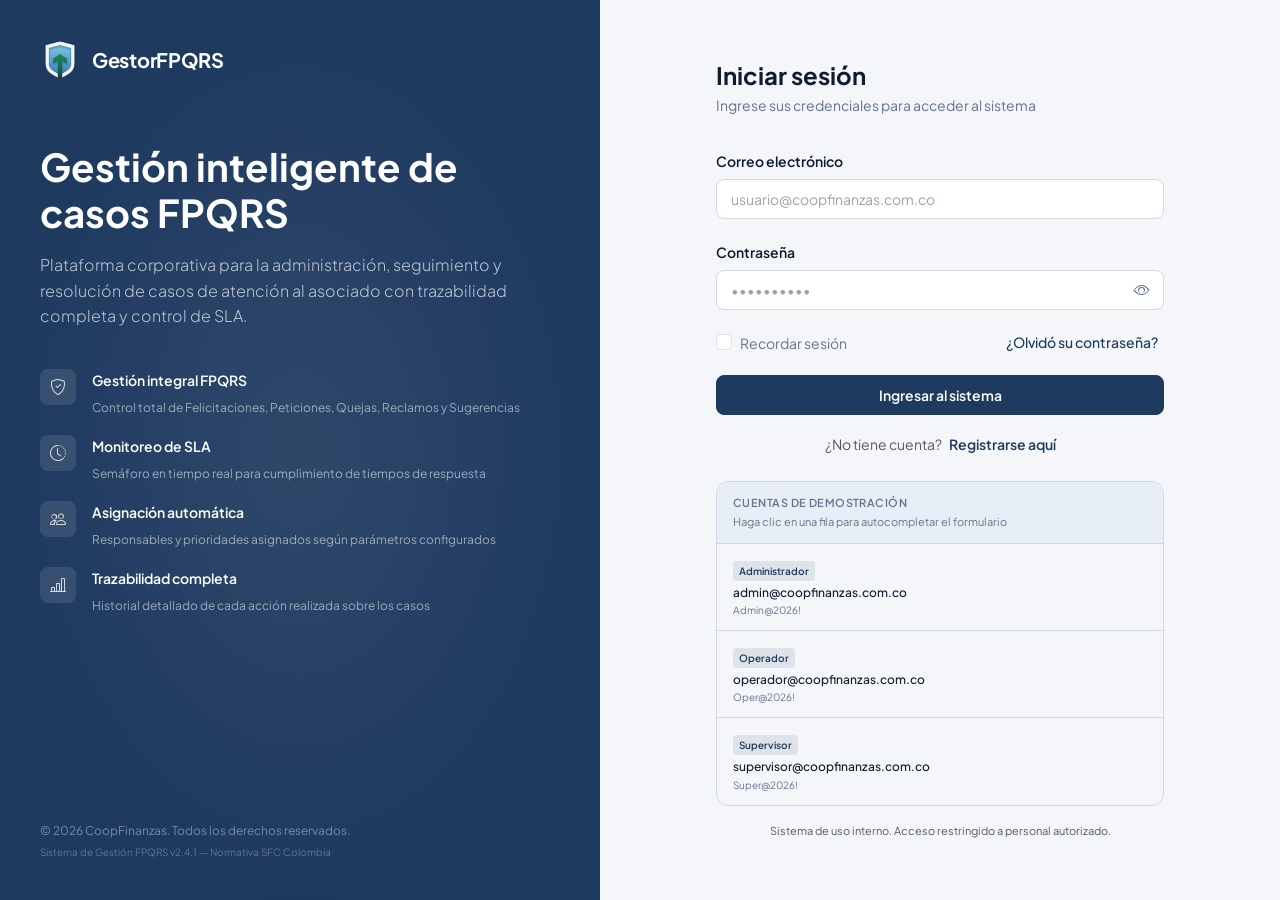
<file: index.html>
<!DOCTYPE html>
<html lang="es">
<head>
  <meta charset="UTF-8">
  <meta http-equiv="refresh" content="0; url=login.html">
  <title>GestorFPQRS</title>
</head>
<body>
  <p>Redirigiendo a <a href="login.html">login.html</a>...</p>
  <script>window.location.replace('login.html');</script>
</body>
</html>
</file>
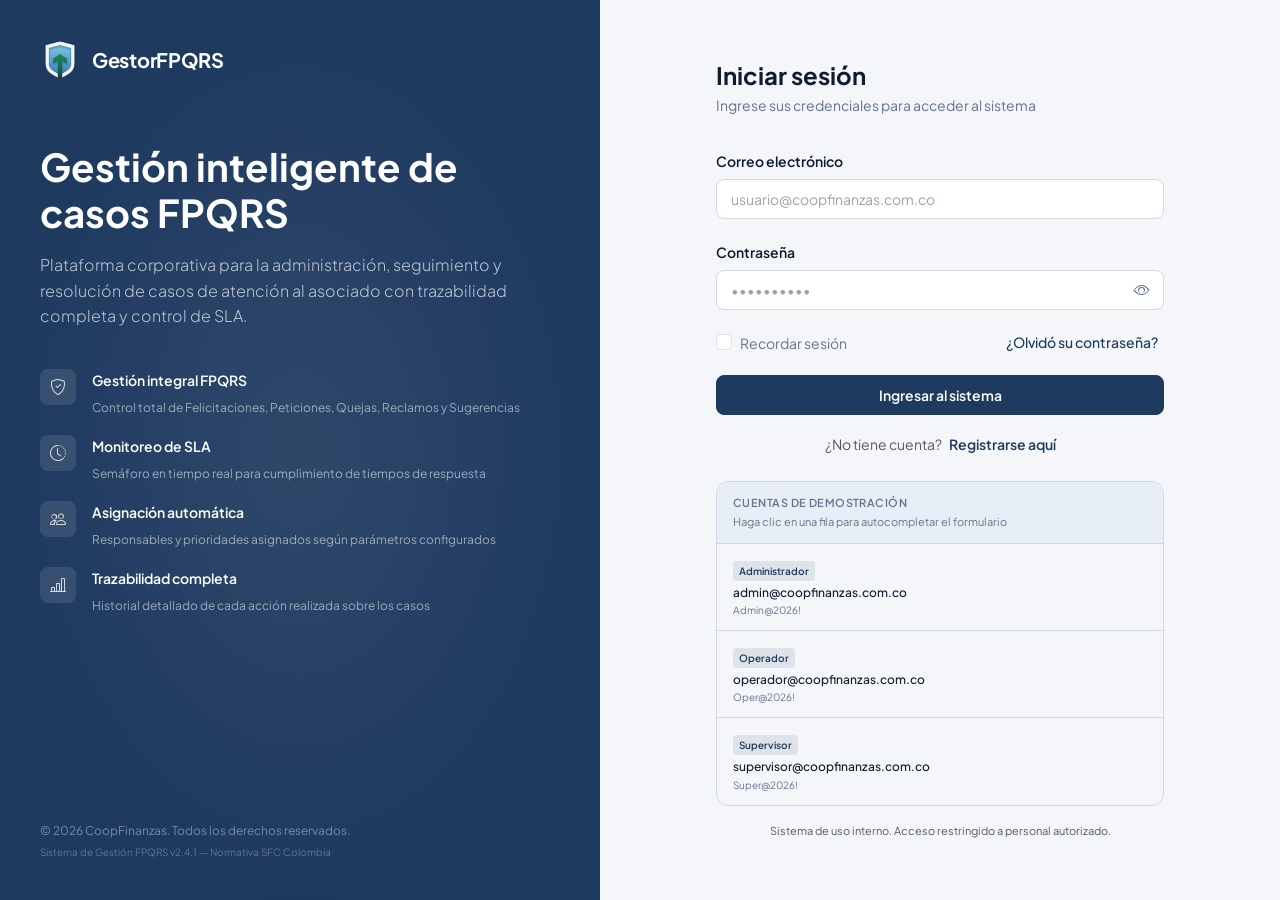
<file: case-detail.html>
<!DOCTYPE html>
<html lang="es">
<head>
  <meta charset="UTF-8">
  <meta name="viewport" content="width=device-width, initial-scale=1.0">
  <meta name="description" content="Detalle del Caso FPQRS — GestorFPQRS">
  <title>Detalle de Caso — GestorFPQRS</title>

  <link rel="preconnect" href="https://fonts.googleapis.com">
  <link rel="preconnect" href="https://fonts.gstatic.com" crossorigin>
  <link href="https://fonts.googleapis.com/css2?family=Plus+Jakarta+Sans:wght@400;500;600;700&display=swap" rel="stylesheet">
  <link rel="stylesheet"
    href="https://cdn.jsdelivr.net/npm/bootstrap@5.3.3/dist/css/bootstrap.min.css"
    crossorigin="anonymous">
  <link rel="stylesheet"
    href="https://cdn.jsdelivr.net/npm/bootstrap-icons@1.11.3/font/bootstrap-icons.min.css">
  <link rel="stylesheet" href="css/styles.css">
  <link rel="stylesheet" href="css/responsive.css">
</head>

<body>
<div class="sidebar-overlay" aria-hidden="true"></div>

<div class="app-wrapper">

  <!-- ━━━━━━━━━━━━━━━━━━━━━━━━
       SIDEBAR (idéntico al inbox)
  ━━━━━━━━━━━━━━━━━━━━━━━━ -->
  <aside class="sidebar" id="sidebar" aria-label="Menú de navegación">
    <div class="sidebar-brand">
      <div class="brand-icon"><img src="assets/images/app-logo.png" alt="Logo"></div>
      <span class="brand-name">GestorFPQRS</span>
    </div>

    <button class="sidebar-collapse-btn" aria-label="Colapsar menú">
      <i class="bi bi-chevron-left"></i>
    </button>

    <div class="sidebar-section-label">Operación</div>
    <nav class="sidebar-nav">
      <a href="inbox.html"    class="nav-link"><i class="bi bi-inbox"></i><span>Bandeja de Casos</span><span class="badge-count">5</span></a>
      <a href="case-detail.html" class="nav-link active"><i class="bi bi-file-text"></i><span>Detalle de Caso</span></a>
      <a href="fpqrs-form.html"  class="nav-link"><i class="bi bi-plus-circle"></i><span>Registrar FPQRS</span></a>
      <a href="#" class="nav-link"><i class="bi bi-person-workspace"></i><span>Crear Caso (Operador)</span></a>
      <a href="#" class="nav-link"><i class="bi bi-bar-chart"></i><span>Métricas</span></a>
      <a href="#" class="nav-link"><i class="bi bi-graph-up"></i><span>Analítica</span></a>
      <a href="#" class="nav-link"><i class="bi bi-download"></i><span>Exportar Casos</span></a>
    </nav>

    <div class="sidebar-section-label">Administración</div>
    <nav class="sidebar-nav">
      <a href="#" class="nav-link"><i class="bi bi-clock-history"></i><span>Auditoría</span></a>
      <a href="parametrizacion.html" class="nav-link"><i class="bi bi-sliders"></i><span>Parametrización</span></a>
      <a href="#" class="nav-link"><i class="bi bi-toggles"></i><span>Parámetros Alt.</span></a>
      <a href="#" class="nav-link"><i class="bi bi-diagram-3"></i><span>Modelo Cat. Resp.</span></a>
    </nav>

    <div class="sidebar-footer">
      <button class="sidebar-notif-btn" aria-label="Notificaciones">
        <i class="bi bi-bell"></i><span>Notificaciones</span>
      </button>
      <div class="sidebar-user">
        <div class="avatar topbar-user-avatar">SM</div>
        <div class="user-info">
          <div class="name topbar-user-name">Sofía Martínez</div>
          <div class="role">Administrador</div>
        </div>
      </div>
      <a href="login.html" class="sidebar-logout btn-logout">
        <i class="bi bi-box-arrow-left"></i><span>Cerrar sesión</span>
      </a>
    </div>
  </aside>

  <!-- ━━━━━━━━━━━━━━━━━━━━━━━━
       CONTENIDO PRINCIPAL
  ━━━━━━━━━━━━━━━━━━━━━━━━ -->
  <div class="main-content">

    <button class="mobile-menu-btn sidebar-toggle" aria-label="Abrir menú" aria-controls="sidebar">
      <i class="bi bi-list"></i>
    </button>

    <main class="page-content" id="mainContent">

      <!-- Breadcrumb -->
      <nav class="breadcrumb-fpqrs mb-3" aria-label="Ruta de navegación">
        <a href="inbox.html"><i class="bi bi-chevron-left me-1"></i>Bandeja de Casos</a>
        <span class="sep">/</span>
        <span class="current" id="breadcrumbId">FPQRS-2026-04779</span>
      </nav>

      <!-- — Cabecera del caso — -->
      <div class="case-detail-header mb-3" id="caseHeader">
        <div class="d-flex align-items-start justify-content-between flex-wrap gap-2">
          <div>
            <div class="case-id" id="caseId">FPQRS-2026-04779</div>
            <div class="case-meta d-flex flex-wrap gap-2 mt-1" id="caseMeta">
              <!-- badges dinámicos -->
            </div>
            <div class="case-meta mt-1" id="caseFechaCanal">
              Radicado el — · Canal: —
            </div>
          </div>
          <div class="header-actions d-flex gap-2 flex-wrap">
            <button class="btn btn-outline-primary btn-sm" id="btnReasignar"
              data-bs-toggle="modal" data-bs-target="#modalReasignar">
              <i class="bi bi-person-arrows me-1"></i>Reasignar
            </button>
          </div>
        </div>
      </div>

      <!-- — Alerta SLA vencido (condicional) — -->
      <div class="alert-sla-vencido d-none mb-3" id="alertaSLA" role="alert">
        <div class="d-flex align-items-start gap-2">
          <i class="bi bi-exclamation-triangle-fill flex-shrink-0 mt-1"></i>
          <div>
            <strong>SLA vencido — Atención urgente requerida</strong>
            <p class="mb-0 mt-1 small" id="alertaSLAMsg"></p>
          </div>
        </div>
      </div>

      <!-- ══════════════════════════════════════════
           COLUMNAS: IZQUIERDA (info + tabs) | DERECHA (acciones)
      ══════════════════════════════════════════ -->
      <div class="row g-3 case-detail-cols">

        <!-- ── Columna izquierda ── -->
        <div class="col-12 col-lg-8 col-left">

          <!-- Datos del Asociado -->
          <div class="info-card">
            <h6><i class="bi bi-person me-2"></i>Datos del Asociado</h6>
            <div class="row g-0">
              <div class="col-6 col-md-4">
                <div class="info-field">
                  <div class="field-label">Nombre</div>
                  <div class="field-value" id="asocNombre">—</div>
                </div>
              </div>
              <div class="col-6 col-md-4">
                <div class="info-field">
                  <div class="field-label">Identificación</div>
                  <div class="field-value" id="asocId">—</div>
                </div>
              </div>
              <div class="col-6 col-md-4">
                <div class="info-field">
                  <div class="field-label">Correo</div>
                  <div class="field-value" id="asocCorreo">—</div>
                </div>
              </div>
              <div class="col-6 col-md-4">
                <div class="info-field">
                  <div class="field-label">Celular</div>
                  <div class="field-value" id="asocCelular">—</div>
                </div>
              </div>
              <div class="col-6 col-md-4">
                <div class="info-field">
                  <div class="field-label">Dirección</div>
                  <div class="field-value" id="asocDireccion">—</div>
                </div>
              </div>
            </div>
          </div>

          <!-- Datos del Caso -->
          <div class="info-card">
            <h6><i class="bi bi-briefcase me-2"></i>Datos del Caso</h6>
            <div class="row g-0">
              <div class="col-6 col-md-4">
                <div class="info-field">
                  <div class="field-label">Servicio</div>
                  <div class="field-value" id="casoServicio">—</div>
                </div>
              </div>
              <div class="col-6 col-md-4">
                <div class="info-field">
                  <div class="field-label">Categoría</div>
                  <div class="field-value" id="casoCate">—</div>
                </div>
              </div>
              <div class="col-6 col-md-4">
                <div class="info-field">
                  <div class="field-label">Subcategoría</div>
                  <div class="field-value" id="casoSubcate">—</div>
                </div>
              </div>
              <div class="col-6 col-md-4">
                <div class="info-field">
                  <div class="field-label">Responsable</div>
                  <div class="field-value" id="casoResponsable">—</div>
                  <div class="field-sub" id="casoArea">—</div>
                </div>
              </div>
              <div class="col-6 col-md-4">
                <div class="info-field">
                  <div class="field-label">Prioridad</div>
                  <div class="field-value" id="casoPrioridad">—</div>
                </div>
              </div>
              <div class="col-6 col-md-4">
                <div class="info-field">
                  <div class="field-label">SLA aplicado</div>
                  <div class="field-value" id="casoSLA">—</div>
                </div>
              </div>
              <div class="col-6 col-md-4">
                <div class="info-field">
                  <div class="field-label">Fecha límite SLA</div>
                  <div class="field-value field-value-danger" id="casoLimiteSLA">—</div>
                </div>
              </div>
              <div class="col-6 col-md-4">
                <div class="info-field">
                  <div class="field-label">Tipo de causa</div>
                  <div class="field-value" id="casoTipoCausa">—</div>
                </div>
              </div>
            </div>
          </div>

          <!-- Tabs: Descripción | Comentarios | Adjuntos | Historial | Respuestas -->
          <div class="info-card p-0 overflow-hidden case-tabs">
            <nav>
              <ul class="nav nav-tabs px-3 pt-2" role="tablist">
                <li class="nav-item" role="presentation">
                  <button class="nav-link active" id="tab-desc" data-bs-toggle="tab"
                    data-bs-target="#tabDesc" type="button" role="tab" aria-selected="true">
                    Descripción
                  </button>
                </li>
                <li class="nav-item" role="presentation">
                  <button class="nav-link" id="tab-coments" data-bs-toggle="tab"
                    data-bs-target="#tabComents" type="button" role="tab" aria-selected="false">
                    Comentarios
                    <span class="tab-count" id="countComents">0</span>
                  </button>
                </li>
                <li class="nav-item" role="presentation">
                  <button class="nav-link" id="tab-adjuntos" data-bs-toggle="tab"
                    data-bs-target="#tabAdjuntos" type="button" role="tab" aria-selected="false">
                    Adjuntos
                    <span class="tab-count" id="countAdjuntos">0</span>
                  </button>
                </li>
                <li class="nav-item" role="presentation">
                  <button class="nav-link" id="tab-hist" data-bs-toggle="tab"
                    data-bs-target="#tabHist" type="button" role="tab" aria-selected="false">
                    Historial
                    <span class="tab-count" id="countHistorial">0</span>
                  </button>
                </li>
                <li class="nav-item" role="presentation">
                  <button class="nav-link" id="tab-resp" data-bs-toggle="tab"
                    data-bs-target="#tabResp" type="button" role="tab" aria-selected="false">
                    Respuestas
                  </button>
                </li>
              </ul>
            </nav>

            <div class="tab-content">
              <!-- Descripción -->
              <div class="tab-pane fade show active tab-content-area" id="tabDesc" role="tabpanel">
                <p id="casoDescripcion" class="mb-0 text-muted small">Cargando descripción...</p>
              </div>

              <!-- Comentarios -->
              <div class="tab-pane fade tab-content-area" id="tabComents" role="tabpanel">
                <div id="comentariosList">
                  <div class="empty-state">
                    <i class="bi bi-chat-dots"></i>
                    <p>Sin comentarios registrados.</p>
                  </div>
                </div>
              </div>

              <!-- Adjuntos -->
              <div class="tab-pane fade tab-content-area" id="tabAdjuntos" role="tabpanel">
                <div id="adjuntosList">
                  <div class="empty-state">
                    <i class="bi bi-paperclip"></i>
                    <p>Sin archivos adjuntos.</p>
                  </div>
                </div>
              </div>

              <!-- Historial -->
              <div class="tab-pane fade tab-content-area" id="tabHist" role="tabpanel">
                <div class="timeline" id="historialTimeline">
                  <p class="text-muted small">Cargando historial...</p>
                </div>
              </div>

              <!-- Respuestas -->
              <div class="tab-pane fade tab-content-area" id="tabResp" role="tabpanel">
                <div class="empty-state">
                  <i class="bi bi-reply"></i>
                  <p>Sin respuestas registradas.</p>
                </div>
              </div>

            </div><!-- /tab-content -->
          </div><!-- /case-tabs -->

        </div><!-- /col-left -->

        <!-- ── Columna derecha — Acciones ── -->
        <div class="col-12 col-lg-4 col-right">

          <!-- Estado actual -->
          <div class="action-panel">
            <div class="panel-label">Estado actual</div>
            <div class="status-list">
              <div class="status-row">
                <span class="status-label">Estado</span>
                <span class="status-value" id="estadoActual">—</span>
              </div>
              <div class="status-row">
                <span class="status-label">Prioridad</span>
                <span class="status-value" id="prioDisplay">—</span>
              </div>
              <div class="status-row">
                <span class="status-label">Responsable</span>
                <span class="status-value" id="respDisplay">—</span>
              </div>
              <div class="status-row">
                <span class="status-label">SLA</span>
                <span class="status-value" id="slaDisplay">—</span>
              </div>
            </div>
          </div>

          <!-- Cambiar estado -->
          <div class="action-panel">
            <h6><i class="bi bi-arrow-repeat me-1"></i>Cambiar estado</h6>
            <select class="form-select form-select-sm mb-2" id="nuevoEstado"
              aria-label="Nuevo estado del caso">
              <option value="Radicado">Radicado</option>
              <option value="En Gestión">En Gestión</option>
              <option value="Pendiente de Información">Pendiente de Información</option>
              <option value="Cerrado">Cerrado</option>
              <option value="Anulado">Anulado</option>
            </select>
            <button class="btn btn-outline-primary btn-sm w-100" id="btnCambiarEstado">
              <i class="bi bi-check2 me-1"></i>Aplicar cambio
            </button>
          </div>

          <!-- Cambiar prioridad -->
          <div class="action-panel theme-warning">
            <h6><i class="bi bi-exclamation-triangle me-1"></i>Cambiar prioridad</h6>
            <p class="panel-desc">
              Solo se muestran las prioridades permitidas para esta categoría. El SLA se recalculará automáticamente.
            </p>
            <select class="form-select form-select-sm mb-2 select-display-warning" id="nuevaPrioridad"
              aria-label="Nueva prioridad del caso">
              <option value="Baja">Baja</option>
              <option value="Normal">Normal</option>
              <option value="Alta">Alta</option>
              <option value="Critica">Crítica</option>
            </select>
            <button class="btn btn-outline-secondary btn-sm w-100" id="btnCambiarPrioridad">
              <i class="bi bi-check2 me-1"></i>Cambiar prioridad
            </button>
          </div>

          <!-- Reasignar -->
          <div class="action-panel theme-info">
            <h6><i class="bi bi-person-arrows me-1"></i>Reasignar caso</h6>
            <p class="panel-desc">
              Transfiera este caso a otro operador. El cambio quedará registrado en la trazabilidad.
            </p>
            <select class="form-select form-select-sm mb-2 select-display-info" id="nuevoResponsable"
              aria-label="Nuevo responsable">
            </select>
            <button class="btn btn-outline-secondary btn-sm w-100" id="btnReasignarCaso">
              <i class="bi bi-check2 me-1"></i>Reasignar
            </button>
          </div>

          <!-- Registrar observación -->
          <div class="action-panel">
            <h6><i class="bi bi-chat-left-text me-1"></i>Registrar observación</h6>
            <textarea class="form-control form-control-sm mb-2"
              id="nuevaObservacion" rows="3"
              placeholder="Escriba su observación interna o respuesta al asociado..."></textarea>
            <div class="form-check mb-2">
              <input class="form-check-input" type="checkbox" id="notificarAsociado">
              <label class="form-check-label small" for="notificarAsociado">
                Notificar esta respuesta al asociado
              </label>
            </div>
            <button class="btn btn-primary btn-sm w-100" id="btnRegistrarObs">
              Registrar observación
            </button>
          </div>

          <!-- Acciones finales -->
          <div class="action-panel">
            <div class="panel-label">Acciones finales</div>
            <div class="d-grid gap-2">
              <button class="btn btn-success btn-sm" id="btnCerrarCaso">
                <i class="bi bi-lock me-1"></i>Cerrar caso
              </button>
              <button class="btn btn-anular-soft btn-sm" id="btnAnularCaso">
                <i class="bi bi-slash-circle me-1"></i>Anular caso
              </button>
            </div>
          </div>

        </div><!-- /col-right -->

      </div><!-- /row -->

    </main>
  </div><!-- /main-content -->

</div><!-- /app-wrapper -->

<!-- ═══════════════════════════════════
     MODAL — Confirmación de reasignación
═══════════════════════════════════ -->
<div class="modal fade" id="modalReasignar" tabindex="-1" aria-labelledby="modalReasignarLabel" aria-hidden="true">
  <div class="modal-dialog modal-dialog-centered">
    <div class="modal-content">
      <div class="modal-header">
        <h5 class="modal-title" id="modalReasignarLabel">
          <i class="bi bi-person-arrows me-2"></i>Reasignar caso
        </h5>
        <button type="button" class="btn-close" data-bs-dismiss="modal" aria-label="Cerrar"></button>
      </div>
      <div class="modal-body">
        <p class="small text-muted mb-3">
          Seleccione el nuevo responsable para este caso. El cambio quedará registrado en la trazabilidad.
        </p>
        <select class="form-select" id="nuevoResponsableModal" aria-label="Nuevo responsable modal">
          <option value="">Seleccionar responsable...</option>
        </select>
      </div>
      <div class="modal-footer">
        <button type="button" class="btn btn-secondary" data-bs-dismiss="modal">Cancelar</button>
        <button type="button" class="btn btn-primary" id="btnConfirmReasignar">
          <i class="bi bi-check2 me-1"></i>Confirmar reasignación
        </button>
      </div>
    </div>
  </div>
</div>

<script src="https://cdn.jsdelivr.net/npm/jquery@3.7.1/dist/jquery.min.js"
  crossorigin="anonymous"></script>
<script src="https://cdn.jsdelivr.net/npm/bootstrap@5.3.3/dist/js/bootstrap.bundle.min.js"
  crossorigin="anonymous"></script>
<script src="js/main.js"></script>
<script>
/* ─────────────────────────────────────────────────
   Módulo inline del detalle de caso
   (pequeño porque toda la lógica pesada está en main.js)
───────────────────────────────────────────────── */
$(function() {
  // Verificar sesión
  if (!FPQRS.auth.requireAuth()) return;

  FPQRS.utils.showLoading();
  FPQRS.data.load().then(function() {
    FPQRS.utils.hideLoading();

    // Leer el ID de la URL: ?id=FPQRS-2026-04779
    var params = new URLSearchParams(window.location.search);
    var caseId = params.get('id') || 'FPQRS-2026-04779';

    var caso = FPQRS.data.getCasoById(caseId);
    if (!caso) {
      // Si no existe, usar el primer caso
      caso = FPQRS.data.casos[0];
    }
    if (!caso) {
      $('#mainContent').html('<div class="alert alert-warning mt-3">No se encontró el caso solicitado.</div>');
      return;
    }

    renderCaso(caso);
    bindCaseEvents(caso);
  });

  /* ──────────── RENDER ──────────── */
  function renderCaso(c) {
    var utils = FPQRS.utils;
    var prioridadActualNorm = c.prioridad === 'Critica' ? 'Crítica' : c.prioridad;

    // Breadcrumb e ID
    $('#breadcrumbId, #caseId').text(c.id);
    document.title = c.id + ' — GestorFPQRS';

    // Meta badges
    var meta = '<span class="badge-estado ' + utils.badgeEstado(c.estado) + ' me-1">' + c.estado + '</span>' +
               '<span class="badge-tipo badge-neutral me-1">' + c.tipo + '</span>' +
               '<span class="semaforo ' + utils.claseSemaforo(c.semaforo) + '">' +
                 '<span class="semaforo-dot"></span>' + c.semaforo + '</span>';
    $('#caseMeta').html(meta);
    $('#caseFechaCanal').text('Radicado el ' + utils.formatDate(c.fechaRadicado, true) + ' · Canal: ' + c.canal);

    // Alerta SLA
    if (c.semaforo === 'Vencido') {
      $('#alertaSLA').removeClass('d-none');
      $('#alertaSLAMsg').text('La fecha límite de respuesta fue ' +
        utils.formatDate(c.limiteSLA, true) + '. Este caso requiere acción inmediata.');
    }

    // Datos del Asociado
    $('#asocNombre').text(c.asociado.nombre);
    $('#asocId').text(c.asociado.identificacion);
    $('#asocCorreo').html('<a href="mailto:' + c.asociado.correo + '">' + c.asociado.correo + '</a>');
    $('#asocCelular').text(c.asociado.celular);
    $('#asocDireccion').text(c.asociado.direccion);

    // Datos del Caso
    $('#casoServicio').text(c.servicio);
    $('#casoCate').text(c.categoria);
    $('#casoSubcate').text(c.subcategoria);
    $('#casoResponsable').text(c.responsable);
    $('#casoArea').text(c.area);
    $('#casoPrioridad').html('<span class="badge-prioridad ' + utils.clasePrioridad(c.prioridad) + '">' + prioridadActualNorm + '</span>');
    $('#casoSLA').text(c.slaHoras + 'h');
    $('#casoLimiteSLA').text(utils.formatDate(c.limiteSLA, true));
    $('#casoTipoCausa').text(c.tipoCausa || '—');

    // Descripción
    $('#casoDescripcion').text(c.descripcion);

    // Panel derecho — Estado actual (texto con color por estado/prioridad)
    var coloresEstado = {
      'Radicado': '#1565c0', 'En Gestión': '#e65100',
      'Pendiente de Información': '#f9a825', 'Cerrado': 'var(--color-closed)', 'Anulado': 'var(--color-closed)'
    };
    var coloresPrioridad = {
      'Crítica': 'var(--color-critica)', 'Alta': '#e65100', 'Normal': '#1565c0', 'Baja': 'var(--color-success)'
    };
    $('#estadoActual').text(c.estado).css('color', coloresEstado[c.estado] || '');
    $('#prioDisplay').text(prioridadActualNorm).css('color', coloresPrioridad[prioridadActualNorm] || '');
    $('#respDisplay').text(c.responsable).css('color', '');
    $('#slaDisplay').text(c.slaHoras + 'h');

    $('#nuevoEstado').val(c.estado);

    // Select de prioridad: la opción actual muestra "Prioridad actual: X"
    var $prio = $('#nuevaPrioridad').empty();
    [['Baja','Baja'], ['Normal','Normal'], ['Alta','Alta'], ['Critica','Crítica']].forEach(function(p) {
      var esActual = p[1] === prioridadActualNorm;
      $prio.append($('<option></option>').val(p[0])
        .text(esActual ? ('Prioridad actual: ' + p[1]) : p[1])
        .prop('selected', esActual));
    });

    // Contador tabs
    $('#countComents').text(c.comentarios.length);
    $('#countAdjuntos').text(c.adjuntos.length);
    $('#countHistorial').text(c.historial.length);

    // Render comentarios
    renderComentarios(c.comentarios);

    // Render adjuntos
    renderAdjuntos(c.adjuntos);

    // Render historial
    renderHistorial(c.historial);

    // Cargar responsables en selects
    cargarResponsables(c.responsable);
  }

  function renderComentarios(comentarios) {
    var $list = $('#comentariosList').empty();
    if (!comentarios || comentarios.length === 0) {
      $list.html('<div class="empty-state"><i class="bi bi-chat-dots"></i><p>Sin comentarios registrados.</p></div>');
      return;
    }
    comentarios.forEach(function(com) {
      $list.append(
        '<div class="comment-item">' +
          '<div class="comment-header">' +
            '<span class="comment-author"><i class="bi bi-person-circle me-1"></i>' + com.autor + '</span>' +
            '<span class="comment-date">' + FPQRS.utils.formatDate(com.fecha, true) + '</span>' +
          '</div>' +
          '<p class="comment-text mb-0">' + com.texto + '</p>' +
          (com.notificado ? '<div class="comment-notif"><i class="bi bi-check2 me-1"></i>Notificado al asociado</div>' : '') +
        '</div>'
      );
    });
  }

  function renderAdjuntos(adjuntos) {
    var $list = $('#adjuntosList').empty();
    if (!adjuntos || adjuntos.length === 0) {
      $list.html('<div class="empty-state"><i class="bi bi-paperclip"></i><p>Sin archivos adjuntos.</p></div>');
      return;
    }
    adjuntos.forEach(function(adj) {
      var ext  = adj.nombre.split('.').pop().toLowerCase();
      var icon = ext === 'pdf' ? 'bi-file-pdf' : (ext === 'png' || ext === 'jpg' ? 'bi-file-image' : 'bi-file-earmark');
      $list.append(
        '<div class="attachment-item">' +
          '<div class="attach-icon"><i class="bi ' + icon + '"></i></div>' +
          '<div>' +
            '<div class="attach-name">' + adj.nombre + '</div>' +
            '<div class="attach-size">' + adj.tamaño + ' · ' + FPQRS.utils.formatDateShort(adj.fecha) + '</div>' +
          '</div>' +
          '<a href="#" class="ms-auto btn btn-sm btn-outline-secondary py-0 px-2" title="Descargar (simulado)">' +
            '<i class="bi bi-download"></i>' +
          '</a>' +
        '</div>'
      );
    });
  }

  function renderHistorial(historial) {
    var $tl = $('#historialTimeline').empty();
    if (!historial || historial.length === 0) {
      $tl.html('<p class="text-muted small">Sin historial.</p>');
      return;
    }
    // Mostrar en orden inverso (más reciente primero)
    historial.slice().reverse().forEach(function(h) {
      $tl.append(
        '<div class="timeline-item">' +
          '<div class="time-label">' + FPQRS.utils.formatDate(h.fecha, true) + '</div>' +
          '<div class="time-action">' + h.accion + '</div>' +
          '<div class="time-detail">' + h.detalle + '</div>' +
          '<div class="time-user">Por: ' + h.usuario + '</div>' +
        '</div>'
      );
    });
  }

  function cargarResponsables(actual) {
    // Select inline del panel "Reasignar caso": el responsable actual se muestra con prefijo
    var $resp = $('#nuevoResponsable').empty();
    FPQRS.data.responsables.forEach(function(r) {
      var esActual = r === actual;
      $resp.append($('<option></option>').val(r)
        .text(esActual ? ('Responsable: ' + r) : r)
        .prop('selected', esActual));
    });

    // Select del modal de reasignación: lista plana sin el responsable actual
    $('#nuevoResponsableModal').find('option:not(:first)').remove();
    FPQRS.data.responsables.forEach(function(r) {
      if (r !== actual) {
        $('#nuevoResponsableModal').append('<option value="' + r + '">' + r + '</option>');
      }
    });
  }

  /* ──────────── EVENTOS DE ACCIONES ──────────── */
  function bindCaseEvents(caso) {

    // Cambiar estado
    $('#btnCambiarEstado').on('click', function() {
      var nuevoEstado = $('#nuevoEstado').val();
      if (!nuevoEstado) { FPQRS.utils.toast('Seleccione un estado.', 'warning'); return; }
      caso.estado = nuevoEstado;
      // Agregar al historial
      caso.historial.push({ fecha: new Date().toISOString(), accion: 'Estado cambiado', usuario: 'Usuario actual', detalle: 'Nuevo estado: ' + nuevoEstado });
      renderCaso(caso);
      FPQRS.utils.toast('Estado cambiado a "' + nuevoEstado + '".', 'success');
    });

    // Cambiar prioridad
    $('#btnCambiarPrioridad').on('click', function() {
      var nueva = $('#nuevaPrioridad').val();
      if (!nueva) { FPQRS.utils.toast('Seleccione una prioridad.', 'warning'); return; }
      caso.prioridad = nueva === 'Critica' ? 'Crítica' : nueva;
      caso.historial.push({ fecha: new Date().toISOString(), accion: 'Prioridad cambiada', usuario: 'Usuario actual', detalle: 'Nueva prioridad: ' + caso.prioridad });
      renderCaso(caso);
      FPQRS.utils.toast('Prioridad cambiada a "' + caso.prioridad + '".', 'success');
    });

    // Reasignar (botón en panel)
    $('#btnReasignarCaso').on('click', function() {
      var nuevo = $('#nuevoResponsable').val();
      if (!nuevo) { FPQRS.utils.toast('Seleccione un responsable.', 'warning'); return; }
      caso.historial.push({ fecha: new Date().toISOString(), accion: 'Caso reasignado', usuario: 'Usuario actual', detalle: caso.responsable + ' → ' + nuevo });
      caso.responsable = nuevo;
      renderCaso(caso);
      FPQRS.utils.toast('Caso reasignado a ' + nuevo + '.', 'success');
    });

    // Reasignar (modal)
    $('#btnConfirmReasignar').on('click', function() {
      var nuevo = $('#nuevoResponsableModal').val();
      if (!nuevo) { FPQRS.utils.toast('Seleccione un responsable.', 'warning'); return; }
      caso.historial.push({ fecha: new Date().toISOString(), accion: 'Caso reasignado', usuario: 'Usuario actual', detalle: caso.responsable + ' → ' + nuevo });
      caso.responsable = nuevo;
      renderCaso(caso);
      bootstrap.Modal.getInstance(document.getElementById('modalReasignar')).hide();
      FPQRS.utils.toast('Caso reasignado a ' + nuevo + '.', 'success');
    });

    // Registrar observación
    $('#btnRegistrarObs').on('click', function() {
      var texto = $('#nuevaObservacion').val().trim();
      if (!texto) { FPQRS.utils.toast('Escriba una observación antes de registrar.', 'warning'); return; }
      var notif = $('#notificarAsociado').is(':checked');
      var nuevoComentario = { id: Date.now(), autor: 'Usuario actual', fecha: new Date().toISOString(), texto: texto, notificado: notif };
      caso.comentarios.push(nuevoComentario);
      caso.historial.push({ fecha: new Date().toISOString(), accion: 'Comentario registrado', usuario: 'Usuario actual', detalle: texto.substring(0,50) + '...' });
      $('#nuevaObservacion').val('');
      $('#notificarAsociado').prop('checked', false);
      renderCaso(caso);
      // Activar tab de comentarios
      bootstrap.Tab.getOrCreateInstance(document.getElementById('tab-coments')).show();
      FPQRS.utils.toast('Observación registrada' + (notif ? ' y notificada al asociado.' : '.'), 'success');
    });

    // Cerrar caso
    $('#btnCerrarCaso').on('click', function() {
      if (!confirm('¿Confirma el cierre del caso ' + caso.id + '?')) return;
      caso.estado  = 'Cerrado';
      caso.semaforo = 'Cerrado';
      caso.historial.push({ fecha: new Date().toISOString(), accion: 'Caso cerrado', usuario: 'Usuario actual', detalle: 'Caso cerrado satisfactoriamente' });
      renderCaso(caso);
      FPQRS.utils.toast('Caso cerrado correctamente.', 'success');
    });

    // Anular caso
    $('#btnAnularCaso').on('click', function() {
      if (!confirm('¿Confirma la anulación del caso ' + caso.id + '? Esta acción no se puede deshacer.')) return;
      caso.estado = 'Anulado';
      caso.historial.push({ fecha: new Date().toISOString(), accion: 'Caso anulado', usuario: 'Usuario actual', detalle: 'Caso anulado por el operador' });
      renderCaso(caso);
      FPQRS.utils.toast('Caso anulado.', 'warning');
    });
  }
});
</script>
</body>
</html>
</file>
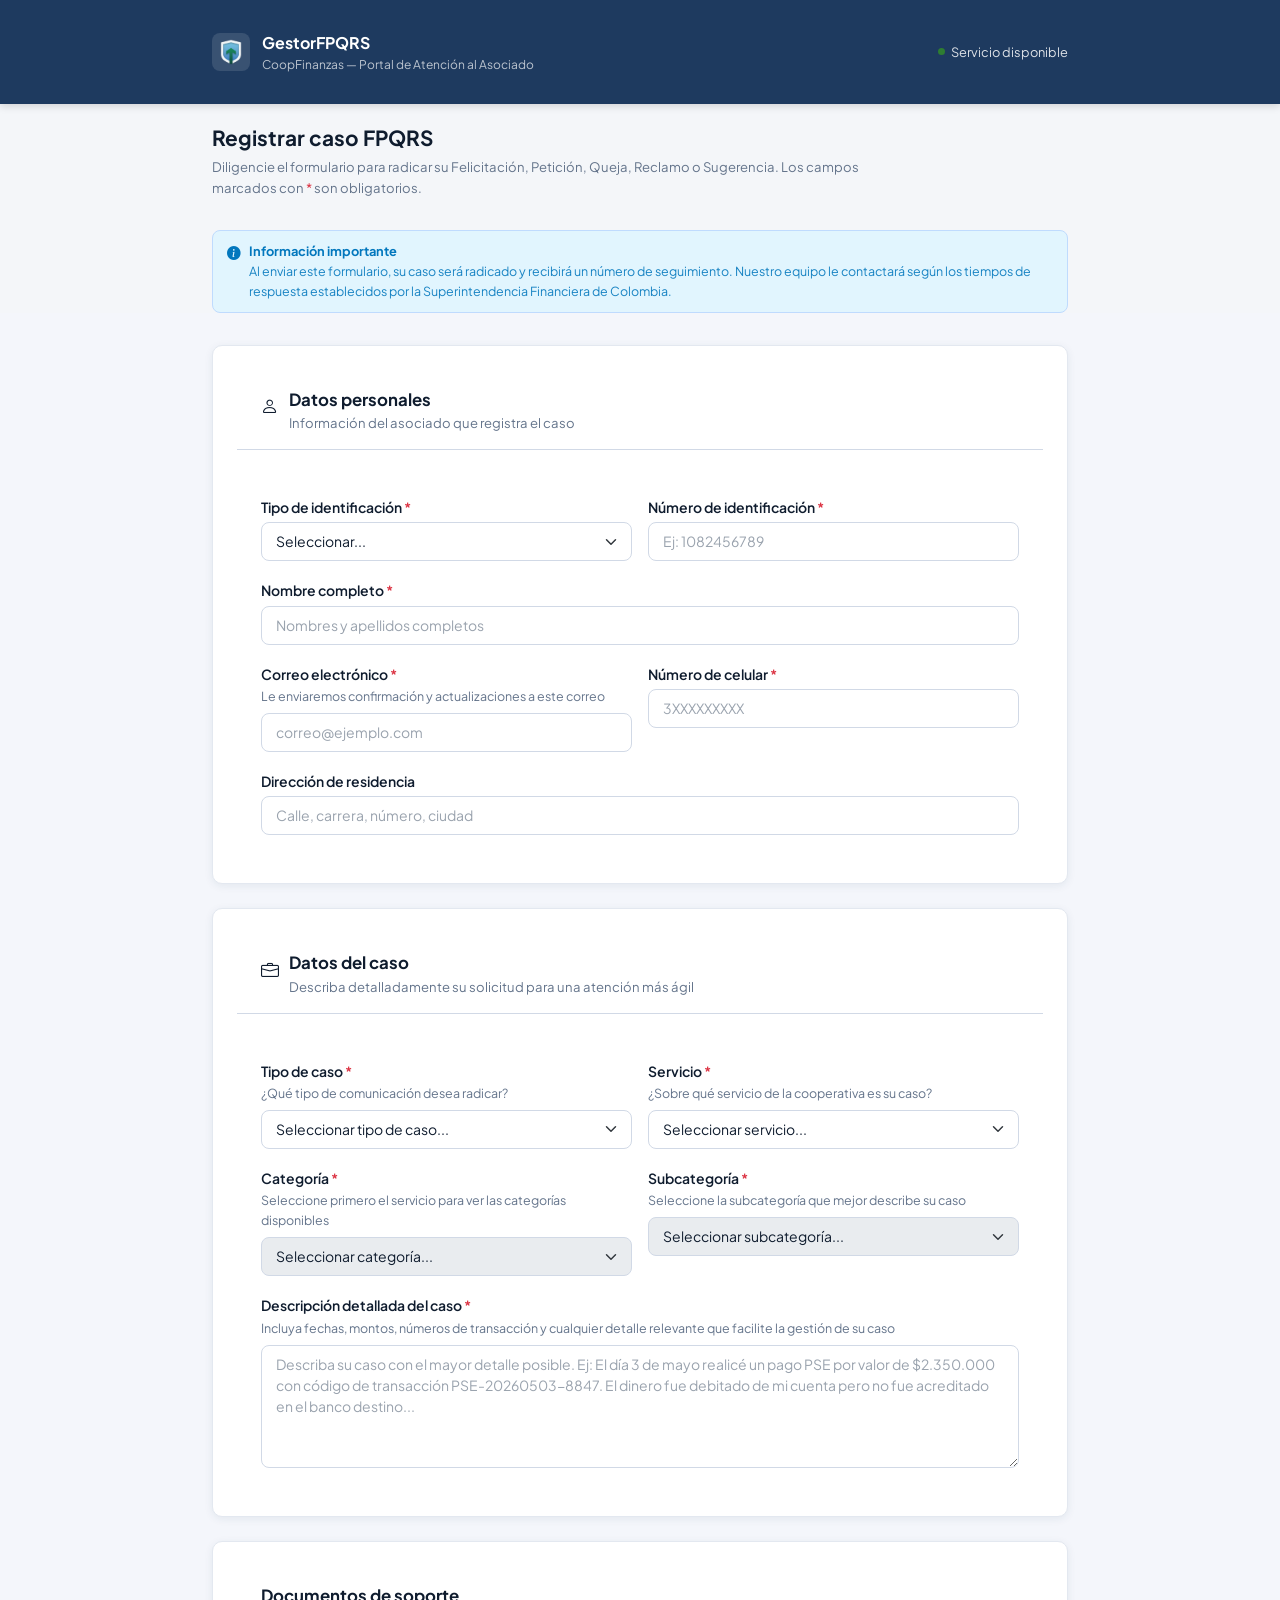
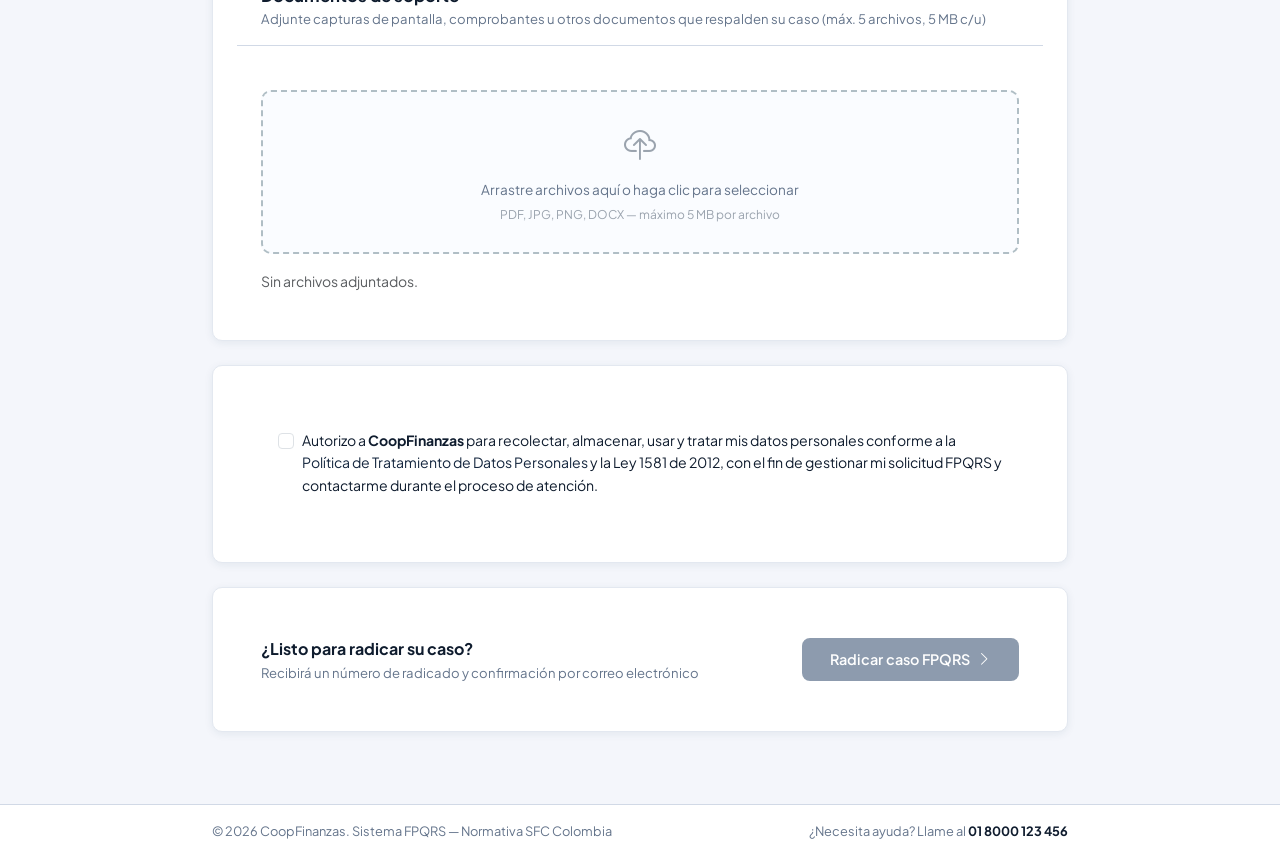
<file: fpqrs-form.html>
﻿<!DOCTYPE html>
<html lang="es">
<head>
  <meta charset="UTF-8">
  <meta name="viewport" content="width=device-width, initial-scale=1.0">
  <meta name="description" content="Radique su Felicitación, Petición, Queja, Reclamo o Sugerencia ante CoopFinanzas de forma fácil y segura.">
  <title>Radicar FPQRS — CoopFinanzas</title>

  <!-- Google Fonts: Plus Jakarta Sans -->
  <link rel="preconnect" href="https://fonts.googleapis.com">
  <link rel="preconnect" href="https://fonts.gstatic.com" crossorigin>
  <link href="https://fonts.googleapis.com/css2?family=Plus+Jakarta+Sans:wght@400;500;600;700&display=swap" rel="stylesheet">
  <!-- Bootstrap 5 CSS -->
  <link rel="stylesheet"
    href="https://cdn.jsdelivr.net/npm/bootstrap@5.3.3/dist/css/bootstrap.min.css"
    crossorigin="anonymous">
  <!-- Bootstrap Icons -->
  <link rel="stylesheet"
    href="https://cdn.jsdelivr.net/npm/bootstrap-icons@1.11.3/font/bootstrap-icons.min.css">
  <!-- Estilos personalizados -->
  <link rel="stylesheet" href="css/styles.css">
  <link rel="stylesheet" href="css/responsive.css">

  <link rel="stylesheet" href="css/public-form.css">
</head>
<body>

  <!-- =====================================================
       TOPBAR PÚBLICA
       Visible para cualquier usuario sin login
       Contiene logo + nombre + enlace al login interno
  ===================================================== -->
  <header class="public-topbar">
    <div class="container">
      <!-- Marca / Logo -->
      <a href="login.html" class="brand">
        <div class="brand-icon"><img src="assets/images/app-logo.png" alt="Logo"></div>
        <div>
          <span class="brand-name">GestorFPQRS</span>
          <span class="brand-sub">CoopFinanzas — Portal de Atención al Asociado</span>
        </div>
      </a>

      <!-- Estado del servicio -->
      <div class="service-status">
        <span class="status-dot" aria-hidden="true"></span>
        Servicio disponible
      </div>
    </div>
  </header>
  <!-- FIN TOPBAR -->


  <!-- =====================================================
       ENCABEZADO DE PÁGINA
       Título y descripción breve, sobre fondo claro
  ===================================================== -->
  <section class="fpqrs-page-header">
    <div class="container">
      <h1>Registrar caso FPQRS</h1>
      <p>
        Diligencie el formulario para radicar su Felicitación, Petición, Queja, Reclamo o Sugerencia.
        Los campos marcados con <span class="text-danger">*</span> son obligatorios.
      </p>
    </div>
  </section>
  <!-- FIN ENCABEZADO -->


  <!-- =====================================================
       BANNER INFORMATIVO
       Aviso sobre qué esperar tras el envío
  ===================================================== -->
  <div class="container">
    <div class="info-banner">
      <i class="bi bi-info-circle-fill"></i>
      <div>
        <strong>Información importante</strong>
        <p class="mb-0">
          Al enviar este formulario, su caso será radicado y recibirá un número de seguimiento.
          Nuestro equipo le contactará según los tiempos de respuesta establecidos por la
          Superintendencia Financiera de Colombia.
        </p>
      </div>
    </div>
  </div>
  <!-- FIN BANNER -->


  <!-- =====================================================
       CUERPO PRINCIPAL DEL FORMULARIO
       Fondo gris claro para destacar las secciones blancas
  ===================================================== -->
  <main class="fpqrs-body">
    <div class="container">
      <div class="row justify-content-center">
        <div class="col-12">

          <!-- ===================================================
               FORMULARIO PRINCIPAL
               id="fpqrsForm" — form.js escucha el submit aquí
          =================================================== -->
          <form id="fpqrsForm" novalidate>


            <!-- ===============================================
                 SECCIÓN 1: DATOS PERSONALES
                 IDs que lee form.js:
                   #caseIdType, #caseIdNum, #caseNombre,
                   #caseCorreo, #caseCelular, #caseDireccion
            =============================================== -->
            <div class="form-section">
              <div class="form-section-header">
                <i class="bi bi-person"></i>
                <div>
                  <h5>Datos personales</h5>
                  <p>Información del asociado que registra el caso</p>
                </div>
              </div>

              <div class="form-section-body">
                <div class="row g-3">

                  <!-- Tipo de identificación -->
                  <div class="col-sm-6">
                    <label for="caseIdType" class="form-label fw-semibold">
                      Tipo de identificación <span class="text-danger">*</span>
                    </label>
                    <select id="caseIdType" class="form-select" required aria-describedby="caseIdTypeError">
                      <option value="">Seleccionar...</option>
                      <option value="CC">Cédula de Ciudadanía</option>
                      <option value="CE">Cédula de Extranjería</option>
                      <option value="PA">Pasaporte</option>
                      <option value="NIT">NIT</option>
                      <option value="TI">Tarjeta de Identidad</option>
                    </select>
                    <div class="invalid-feedback" id="caseIdTypeError" aria-live="polite"></div>
                  </div>

                  <!-- Número de identificación -->
                  <div class="col-sm-6">
                    <label for="caseIdNum" class="form-label fw-semibold">
                      Número de identificación <span class="text-danger">*</span>
                    </label>
                    <input type="text" id="caseIdNum" class="form-control"
                           placeholder="Ej: 1082456789" required
                           inputmode="numeric" maxlength="15"
                           aria-describedby="caseIdNumError">
                    <div class="invalid-feedback" id="caseIdNumError" aria-live="polite"></div>
                  </div>

                  <!-- Nombre completo -->
                  <div class="col-12">
                    <label for="caseNombre" class="form-label fw-semibold">
                      Nombre completo <span class="text-danger">*</span>
                    </label>
                    <input type="text" id="caseNombre" class="form-control"
                           placeholder="Nombres y apellidos completos" required
                           autocomplete="name" aria-describedby="caseNombreError">
                    <div class="invalid-feedback" id="caseNombreError" aria-live="polite"></div>
                  </div>

                  <!-- Correo electrónico -->
                  <div class="col-sm-6">
                    <label for="caseCorreo" class="form-label fw-semibold">
                      Correo electrónico <span class="text-danger">*</span>
                    </label>
                    <div class="form-field-helper" id="caseCorreoHelp">Le enviaremos confirmación y actualizaciones a este correo</div>
                    <!--
                      form.js valida con regex: /^[^\s@]+@[^\s@]+\.[^\s@]+$/
                      El .invalid-feedback muestra el mensaje de error
                    -->
                    <input type="email" id="caseCorreo" class="form-control"
                           placeholder="correo@ejemplo.com" required
                           autocomplete="email" aria-describedby="caseCorreoError caseCorreoHelp">
                    <div class="invalid-feedback" id="caseCorreoError" aria-live="polite"></div>
                  </div>

                  <!-- Celular -->
                  <div class="col-sm-6">
                    <label for="caseCelular" class="form-label fw-semibold">
                      Número de celular <span class="text-danger">*</span>
                    </label>
                    <!--
                      form.js valida: /^3\d{9}$/ → 10 dígitos, empieza en 3
                    -->
                    <input type="tel" id="caseCelular" class="form-control"
                           placeholder="3XXXXXXXXX" required
                           inputmode="numeric" maxlength="10"
                           autocomplete="tel" aria-describedby="caseCelularError">
                    <div class="invalid-feedback" id="caseCelularError" aria-live="polite"></div>
                  </div>

                  <!-- Dirección (opcional) -->
                  <div class="col-12">
                    <label for="caseDireccion" class="form-label fw-semibold">
                      Dirección de residencia
                    </label>
                    <input type="text" id="caseDireccion" class="form-control"
                           placeholder="Calle, carrera, número, ciudad"
                           autocomplete="street-address">
                    <div class="invalid-feedback" aria-live="polite"></div>
                  </div>

                </div><!-- /row -->
              </div><!-- /form-section-body -->
            </div>
            <!-- FIN SECCIÓN 1 -->


            <!-- ===============================================
                 SECCIÓN 2: DATOS DEL CASO
                 IDs que lee form.js:
                   #caseTipo (select), #caseServicio (cascada → #caseCate → #caseSubcate)
                   #caseDescripcion
            =============================================== -->
            <div class="form-section">
              <div class="form-section-header">
                <i class="bi bi-briefcase"></i>
                <div>
                  <h5>Datos del caso</h5>
                  <p>Describa detalladamente su solicitud para una atención más ágil</p>
                </div>
              </div>

              <div class="form-section-body">
                <div class="row g-3">

                  <!-- Tipo de caso -->
                  <div class="col-sm-6">
                    <label for="caseTipo" class="form-label fw-semibold">
                      Tipo de caso <span class="text-danger">*</span>
                    </label>
                    <div class="form-field-helper">¿Qué tipo de comunicación desea radicar?</div>
                    <select id="caseTipo" class="form-select" required aria-describedby="caseTipoError">
                      <option value="">Seleccionar tipo de caso...</option>
                      <option value="Felicitación">Felicitación</option>
                      <option value="Petición">Petición</option>
                      <option value="Queja">Queja</option>
                      <option value="Reclamo">Reclamo</option>
                      <option value="Sugerencia">Sugerencia</option>
                    </select>
                    <div class="invalid-feedback" id="caseTipoError" aria-live="polite"></div>
                  </div>

                  <!-- Servicio — primer nivel de la cascada
                       form.js llena este select desde cases.json (servicios) -->
                  <div class="col-sm-6">
                    <label for="caseServicio" class="form-label fw-semibold">
                      Servicio <span class="text-danger">*</span>
                    </label>
                    <div class="form-field-helper">¿Sobre qué servicio de la cooperativa es su caso?</div>
                    <select id="caseServicio" class="form-select" required aria-describedby="caseServicioError">
                      <!--
                        form.js.fillServiceOptions() inyecta aquí las <option>
                        leyendo FPQRS.data.servicios del JSON
                      -->
                      <option value="">Seleccionar servicio...</option>
                    </select>
                    <div class="invalid-feedback" id="caseServicioError" aria-live="polite"></div>
                  </div>

                  <!-- Categoría — se habilita al seleccionar servicio
                       form.js.loadCategorias(servicio) lo llena dinámicamente -->
                  <div class="col-sm-6">
                    <label for="caseCate" class="form-label fw-semibold">
                      Categoría <span class="text-danger">*</span>
                    </label>
                    <div class="form-field-helper">Seleccione primero el servicio para ver las categorías disponibles</div>
                    <select id="caseCate" class="form-select" required disabled aria-describedby="caseCateError">
                      <option value="">Seleccionar categoría...</option>
                    </select>
                    <div class="invalid-feedback" id="caseCateError" aria-live="polite"></div>
                  </div>

                  <!-- Subcategoría — se habilita al seleccionar categoría
                       form.js.loadSubcategorias(cate) lo llena dinámicamente -->
                  <div class="col-sm-6">
                    <label for="caseSubcate" class="form-label fw-semibold">
                      Subcategoría <span class="text-danger">*</span>
                    </label>
                    <div class="form-field-helper">Seleccione la subcategoría que mejor describe su caso</div>
                    <select id="caseSubcate" class="form-select" required disabled aria-describedby="caseSubcateError">
                      <option value="">Seleccionar subcategoría...</option>
                    </select>
                    <div class="invalid-feedback" id="caseSubcateError" aria-live="polite"></div>
                  </div>

                  <!-- Descripción detallada del caso -->
                  <div class="col-12">
                    <label for="caseDescripcion" class="form-label fw-semibold">
                      Descripción detallada del caso <span class="text-danger">*</span>
                    </label>
                    <div class="form-field-helper" id="caseDescripcionHelp">Incluya fechas, montos, números de transacción y cualquier detalle relevante que facilite la gestión de su caso</div>
                    <!--
                      form.js valida: val.length >= 30
                    -->
                    <textarea id="caseDescripcion" class="form-control" rows="5"
                              placeholder="Describa su caso con el mayor detalle posible. Ej: El día 3 de mayo realicé un pago PSE por valor de $2.350.000 con código de transacción PSE-20260503-8847. El dinero fue debitado de mi cuenta pero no fue acreditado en el banco destino..."
                              required maxlength="2000"
                              aria-describedby="caseDescripcionError caseDescripcionHelp"></textarea>
                    <div class="invalid-feedback" id="caseDescripcionError" aria-live="polite"></div>
                  </div>

                </div><!-- /row -->
              </div><!-- /form-section-body -->
            </div>
            <!-- FIN SECCIÓN 2 -->


            <!-- ===============================================
                 SECCIÓN 3: DOCUMENTOS DE SOPORTE
                 IDs que lee form.js:
                   #dropzone, #fileInput, #filesPreview
                 Tipos: PDF, JPG, PNG, DOCX — máx 5MB — máx 5 archivos
            =============================================== -->
            <div class="form-section">
              <div class="form-section-header form-section-header-plain">
                <div>
                  <h5>Documentos de soporte</h5>
                  <p>Adjunte capturas de pantalla, comprobantes u otros documentos que respalden su caso (máx. 5 archivos, 5 MB c/u)</p>
                </div>
              </div>

              <div class="form-section-body">

                <!-- Zona de arrastrar y soltar -->
                <div id="dropzone" class="dropzone mb-3" role="button" tabindex="0"
                     aria-controls="fileInput" aria-describedby="dropzoneHelp">
                  <!--
                    form.js escucha: click → abre #fileInput
                    dragover/dragleave/drop → maneja archivos vía handleFiles()
                  -->
                  <div class="dz-icon"><i class="bi bi-cloud-upload"></i></div>
                  <div class="dz-text">
                    Arrastre archivos aquí o haga clic para seleccionar
                  </div>
                  <div class="dz-hint" id="dropzoneHelp">
                    PDF, JPG, PNG, DOCX — máximo 5 MB por archivo
                  </div>
                </div>

                <!--
                  Input oculto visualmente — form.js lo "activa" programáticamente con $('#fileInput').click()
                  El atributo `multiple` permite seleccionar varios archivos a la vez
                  `accept` filtra los tipos en el diálogo del sistema operativo
                -->
                <input type="file" id="fileInput" class="d-none"
                       multiple
                       accept=".pdf,.jpg,.jpeg,.png,.docx,application/pdf,image/jpeg,image/png,application/vnd.openxmlformats-officedocument.wordprocessingml.document"
                       aria-label="Seleccionar archivos de soporte">

                <!-- Lista de archivos adjuntados — form.js.renderFilePreviews() la llena -->
                <div id="filesPreview" aria-live="polite">
                  <p class="text-muted small mb-0">Sin archivos adjuntados.</p>
                </div>

              </div><!-- /form-section-body -->
            </div>
            <!-- FIN SECCIÓN 3 -->


            <!-- ===============================================
                 TÉRMINOS Y CONDICIONES
            =============================================== -->
            <div class="form-section">
              <div class="form-section-body">
                <!-- Checkbox tratamiento de datos (Ley 1581 de 2012) -->
                <div class="form-check terms-check" id="terminosWrap">
                  <!--
                    form.js escucha #caseTerminos change:
                    si checked → habilita #btnSubmit
                    si unchecked → deshabilita #btnSubmit
                  -->
                  <input type="checkbox" id="caseTerminos" class="form-check-input">
                  <label for="caseTerminos" class="form-check-label terms-label">
                    Autorizo a <strong>CoopFinanzas</strong> para recolectar, almacenar, usar y tratar mis datos
                    personales conforme a la
                    <a href="#" class="text-primary">Política de Tratamiento de Datos Personales</a>
                    y la Ley 1581 de 2012, con el fin de gestionar mi solicitud FPQRS y contactarme durante
                    el proceso de atención.
                  </label>
                </div>
                <div class="invalid-feedback" id="caseTerminosError" aria-live="polite"></div>
              </div>
            </div>
            <!-- FIN TÉRMINOS -->


            <!-- ===============================================
                 BARRA DE ENVÍO
            =============================================== -->
            <div class="form-section">
              <div class="form-section-body submit-bar">
                <div>
                  <p class="submit-bar-title">¿Listo para radicar su caso?</p>
                  <p class="submit-bar-sub">Recibirá un número de radicado y confirmación por correo electrónico</p>
                </div>
                <button type="submit" id="btnSubmit" class="btn btn-radicar" disabled>
                  Radicar caso FPQRS
                  <i class="bi bi-chevron-right ms-1"></i>
                </button>
              </div>
            </div>
            <!-- FIN BARRA DE ENVÍO -->


          </form>
          <!-- FIN FORMULARIO PRINCIPAL -->


        </div><!-- /col -->
      </div><!-- /row -->
    </div><!-- /container -->
  </main>
  <!-- FIN CUERPO PRINCIPAL -->


  <!-- =====================================================
       FOOTER PÚBLICO
  ===================================================== -->
  <footer class="public-footer">
    <div class="container">
      <p class="mb-0">&copy; 2026 CoopFinanzas. Sistema FPQRS — Normativa SFC Colombia</p>
      <p class="mb-0">¿Necesita ayuda? Llame al <a href="tel:018000123456">01 8000 123 456</a></p>
    </div>
  </footer>
  <!-- FIN FOOTER -->


  <!-- =====================================================
       MODAL DE ÉXITO
       Se abre desde form.js.submitForm() así:
         var modal = new bootstrap.Modal(document.getElementById('modalSuccess'));
         modal.show();
       form.js inserta el radicado en #modalRadicado
       y el correo en #modalCorreo
  ===================================================== -->
  <div class="modal fade" id="modalSuccess" tabindex="-1"
       aria-labelledby="modalSuccessLabel" aria-modal="true" role="dialog"
       data-bs-backdrop="static" data-bs-keyboard="false">
    <!-- data-bs-backdrop="static" → no cierra al hacer clic fuera -->
    <div class="modal-dialog modal-dialog-centered">
      <div class="modal-content border-0 shadow-lg">
        <div class="modal-body text-center p-4 p-lg-5">

          <!-- Ícono de check verde -->
          <div class="modal-success-icon">
            <i class="bi bi-check-lg"></i>
          </div>

          <h4 class="fw-bold mb-1" id="modalSuccessLabel">¡Caso radicado con éxito!</h4>
          <p class="text-muted small mb-3">
            Su caso ha sido registrado en el sistema. Guarde este número de radicado.
          </p>

          <!-- Número de radicado en formato monoespaciado -->
          <div class="radicado-display mb-3" id="modalRadicado">
            FPQRS-000000
          </div>

          <!-- Instrucciones post-envío -->
          <p class="small mb-4 modal-instructions">
            Recibirá una confirmación en
            <strong id="modalCorreo">su correo</strong> en los próximos minutos.
            Con el número de radicado puede hacer seguimiento a su caso.
          </p>

          <!-- Botones de acción -->
          <div class="d-flex flex-column flex-sm-row gap-2 justify-content-center">
            <button type="button" class="btn btn-primary"
                    data-bs-dismiss="modal">
              <i class="bi bi-plus-circle me-1"></i>
              Radicar otro caso
            </button>
            <a href="login.html" class="btn btn-outline-secondary">
              <i class="bi bi-house me-1"></i>
              Ir al inicio
            </a>
          </div>

        </div>
      </div>
    </div>
  </div>
  <!-- FIN MODAL DE ÉXITO -->


  <!-- =====================================================
       OVERLAY DE CARGA
       main.js.showLoading() lo activa mientras se procesa
  ===================================================== -->
  <div id="loadingOverlay" class="loading-overlay d-none">
    <div class="loading-spinner">
      <div class="spinner-border text-primary" role="status"></div>
      <div class="loading-text">Radicando su caso…</div>
    </div>
  </div>

  <!-- Toast de notificaciones — main.js.FPQRS.utils.toast() lo usa -->
  <div id="toastContainer" class="toast-container toast-container-fpqrs position-fixed bottom-0 end-0 p-3"></div>


  <!-- =====================================================
       SCRIPTS — orden importa:
       1. jQuery primero (base)
       2. Bootstrap Bundle (incluye Popper para modales)
       3. main.js (FPQRS namespace + utilidades)
       4. form.js (módulo del formulario)
  ===================================================== -->
  <script src="https://cdn.jsdelivr.net/npm/jquery@3.7.1/dist/jquery.min.js"
          crossorigin="anonymous"></script>
  <script src="https://cdn.jsdelivr.net/npm/bootstrap@5.3.3/dist/js/bootstrap.bundle.min.js"
          crossorigin="anonymous"></script>
  <script src="js/main.js"></script>
  <script src="js/form.js"></script>
</body>
</html>
</file>
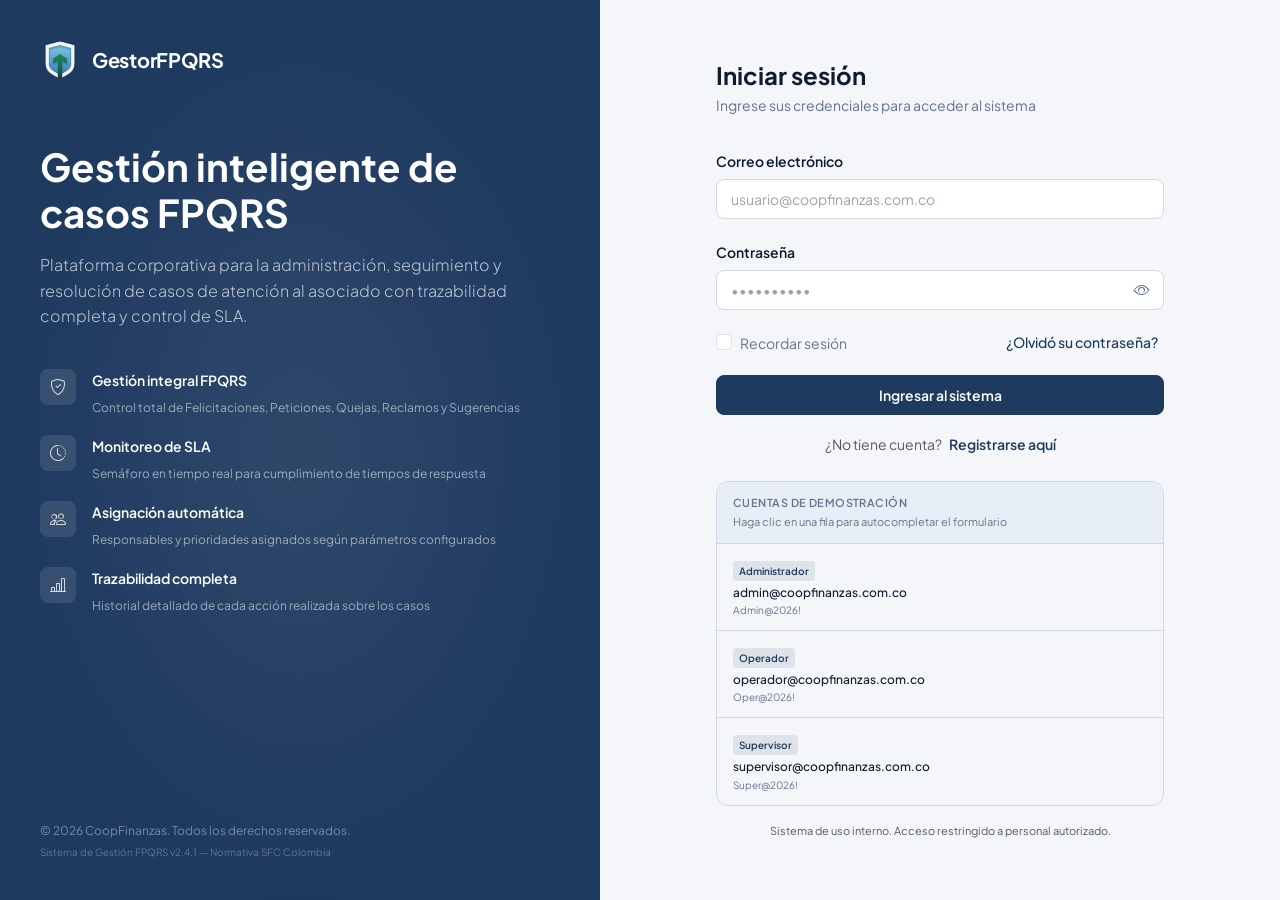
<file: inbox.html>
<!DOCTYPE html>
<html lang="es">
<head>
  <meta charset="UTF-8">
  <meta name="viewport" content="width=device-width, initial-scale=1.0">
  <meta name="description" content="Bandeja de Casos FPQRS — GestorFPQRS">
  <title>Bandeja de Casos — GestorFPQRS</title>

  <link rel="preconnect" href="https://fonts.googleapis.com">
  <link rel="preconnect" href="https://fonts.gstatic.com" crossorigin>
  <link href="https://fonts.googleapis.com/css2?family=Plus+Jakarta+Sans:wght@400;500;600;700&display=swap" rel="stylesheet">
  <link rel="stylesheet"
    href="https://cdn.jsdelivr.net/npm/bootstrap@5.3.3/dist/css/bootstrap.min.css"
    crossorigin="anonymous">
  <link rel="stylesheet"
    href="https://cdn.jsdelivr.net/npm/bootstrap-icons@1.11.3/font/bootstrap-icons.min.css">
  <link rel="stylesheet" href="css/styles.css">
  <link rel="stylesheet" href="css/responsive.css">
</head>

<body>
<!-- ═══════════════════════════════════════════════════
     OVERLAY — cierre del sidebar en móvil
═══════════════════════════════════════════════════ -->
<div class="sidebar-overlay" aria-hidden="true"></div>

<!-- ═══════════════════════════════════════════════════
     WRAPPER PRINCIPAL
═══════════════════════════════════════════════════ -->
<div class="app-wrapper">

  <!-- ━━━━━━━━━━━━━━━━━━━━━━━━━━
       SIDEBAR
  ━━━━━━━━━━━━━━━━━━━━━━━━━━ -->
  <aside class="sidebar" id="sidebar" aria-label="Menú de navegación">

    <!-- Logo -->
    <div class="sidebar-brand">
      <div class="brand-icon">
        <img src="assets/images/app-logo.png" alt="Logo">
      </div>
      <span class="brand-name">GestorFPQRS</span>
    </div>

    <!-- Colapsar / expandir -->
    <button class="sidebar-collapse-btn" aria-label="Colapsar menú">
      <i class="bi bi-chevron-left"></i>
    </button>

    <!-- Operación -->
    <div class="sidebar-section-label">Operación</div>
    <nav class="sidebar-nav">
      <a href="inbox.html" class="nav-link active">
        <i class="bi bi-inbox"></i>
        <span>Bandeja de Casos</span>
        <span class="badge-count">5</span>
      </a>
      <a href="case-detail.html" class="nav-link">
        <i class="bi bi-file-text"></i>
        <span>Detalle de Caso</span>
      </a>
      <a href="fpqrs-form.html" class="nav-link">
        <i class="bi bi-plus-circle"></i>
        <span>Registrar FPQRS</span>
      </a>
      <a href="#" class="nav-link">
        <i class="bi bi-person-workspace"></i>
        <span>Crear Caso (Operador)</span>
      </a>
      <a href="#" class="nav-link">
        <i class="bi bi-bar-chart"></i>
        <span>Métricas</span>
      </a>
      <a href="#" class="nav-link">
        <i class="bi bi-graph-up"></i>
        <span>Analítica</span>
      </a>
      <a href="#" class="nav-link">
        <i class="bi bi-download"></i>
        <span>Exportar Casos</span>
      </a>
    </nav>

    <!-- Administración -->
    <div class="sidebar-section-label">Administración</div>
    <nav class="sidebar-nav">
      <a href="#" class="nav-link">
        <i class="bi bi-clock-history"></i>
        <span>Auditoría</span>
      </a>
      <a href="parametrizacion.html" class="nav-link">
        <i class="bi bi-sliders"></i>
        <span>Parametrización</span>
      </a>
      <a href="#" class="nav-link">
        <i class="bi bi-toggles"></i>
        <span>Parámetros Alt.</span>
      </a>
      <a href="#" class="nav-link">
        <i class="bi bi-diagram-3"></i>
        <span>Modelo Cat. Resp.</span>
      </a>
    </nav>

    <!-- Notificaciones, usuario y logout -->
    <div class="sidebar-footer">
      <button class="sidebar-notif-btn" aria-label="Notificaciones">
        <i class="bi bi-bell"></i>
        <span>Notificaciones</span>
      </button>
      <div class="sidebar-user">
        <div class="avatar topbar-user-avatar">SM</div>
        <div class="user-info">
          <div class="name topbar-user-name">Sofía Martínez</div>
          <div class="role">Administrador</div>
        </div>
      </div>
      <a href="login.html" class="sidebar-logout btn-logout">
        <i class="bi bi-box-arrow-left"></i>
        <span>Cerrar sesión</span>
      </a>
    </div>

  </aside><!-- /sidebar -->

  <!-- ━━━━━━━━━━━━━━━━━━━━━━━━━━
       CONTENIDO PRINCIPAL
  ━━━━━━━━━━━━━━━━━━━━━━━━━━ -->
  <div class="main-content">

    <!-- Botón de menú móvil (el sidebar reemplaza al topbar en escritorio) -->
    <button class="mobile-menu-btn sidebar-toggle" aria-label="Abrir menú" aria-controls="sidebar">
      <i class="bi bi-list"></i>
    </button>

    <!-- — Contenido de la página — -->
    <main class="page-content" id="mainContent">

      <!-- Cabecera de sección -->
      <div class="inbox-header d-flex align-items-center justify-content-between mb-3 flex-wrap gap-2">
        <div>
          <h1 class="page-title mb-0">Bandeja de Casos</h1>
          <p class="text-muted small mb-0">
            Gestión de casos FPQRS — Actualizado:
            <span id="lastUpdate">07/05/2026 00:18</span>
          </p>
        </div>
        <div class="header-actions d-flex gap-2">
          <button class="btn btn-outline-secondary btn-sm" id="btnExportar">
            <i class="bi bi-download me-1"></i>
            <span class="btn-text-hide-xs">Exportar</span>
          </button>
          <button class="btn btn-outline-primary btn-sm" id="btnActualizar">
            <i class="bi bi-arrow-clockwise me-1"></i>
            <span class="btn-text-hide-xs">Actualizar</span>
          </button>
          <a href="fpqrs-form.html" class="btn btn-primary btn-sm">
            <i class="bi bi-plus-lg me-1"></i>
            <span class="btn-text-hide-xs">Nuevo caso</span>
          </a>
        </div>
      </div>

      <!-- Tarjetas de estadísticas -->
      <div class="row g-3 mb-3 stats-row">
        <div class="col-6 col-sm-6 col-lg-3">
          <div class="stat-card stat-active">
            <div class="stat-icon-row">
              <div class="stat-icon"><i class="bi bi-folder"></i></div>
            </div>
            <div class="stat-value" id="statActivos">—</div>
            <div class="stat-label">Casos activos</div>
            <div class="stat-sub">En proceso de gestión</div>
          </div>
        </div>
        <div class="col-6 col-sm-6 col-lg-3">
          <div class="stat-card stat-vencido">
            <div class="stat-icon-row">
              <div class="stat-icon"><i class="bi bi-exclamation-triangle-fill"></i></div>
              <span class="stat-dot"></span>
            </div>
            <div class="stat-value" id="statVencido">—</div>
            <div class="stat-label">SLA vencido</div>
            <div class="stat-sub">Requieren atención urgente</div>
          </div>
        </div>
        <div class="col-6 col-sm-6 col-lg-3">
          <div class="stat-card stat-proximo">
            <div class="stat-icon-row">
              <div class="stat-icon"><i class="bi bi-clock-fill"></i></div>
            </div>
            <div class="stat-value" id="statProximo">—</div>
            <div class="stat-label">Próximos a vencer</div>
            <div class="stat-sub">Vencen en las próximas 24h</div>
          </div>
        </div>
        <div class="col-6 col-sm-6 col-lg-3">
          <div class="stat-card stat-cerrado">
            <div class="stat-icon-row">
              <div class="stat-icon"><i class="bi bi-check-circle-fill"></i></div>
            </div>
            <div class="stat-value" id="statCerrado">—</div>
            <div class="stat-label">Cerrados hoy</div>
            <div class="stat-sub">Resueltos en el día</div>
          </div>
        </div>
      </div>

      <!-- Tabla de casos -->
      <div class="cases-table-wrapper" id="casesTableWrapper">

        <!-- Barra de búsqueda y filtros (integrada en la tarjeta de la tabla) -->
        <div class="filter-toolbar">
          <div class="filter-search">
            <i class="bi bi-search"></i>
            <input type="text" id="filterSearch" placeholder="Buscar por radicado o nombre del asociado...">
          </div>
          <button class="filter-toggle-btn" id="filterToggle" type="button"
            aria-expanded="false" aria-controls="filterBody">
            <i class="bi bi-funnel"></i>Filtros
          </button>
        </div>

        <div id="filterBody" class="filter-body" style="display:none;">
          <div class="row g-2">

            <!-- Tipo -->
            <div class="col-6 col-md-3">
              <label for="filterTipo" class="form-label">Tipo</label>
              <select class="form-select form-select-sm" id="filterTipo">
                <option value="">Todos</option>
              </select>
            </div>

            <!-- Estado -->
            <div class="col-6 col-md-3">
              <label for="filterEstado" class="form-label">Estado</label>
              <select class="form-select form-select-sm" id="filterEstado">
                <option value="">Todos</option>
              </select>
            </div>

            <!-- Servicio -->
            <div class="col-6 col-md-3">
              <label for="filterServicio" class="form-label">Servicio</label>
              <select class="form-select form-select-sm" id="filterServicio">
                <option value="">Todos</option>
              </select>
            </div>

            <!-- Semáforo -->
            <div class="col-6 col-md-3">
              <label for="filterSemaforo" class="form-label">Semáforo</label>
              <select class="form-select form-select-sm" id="filterSemaforo">
                <option value="">Todos</option>
                <option value="Vencido">Vencido</option>
                <option value="Próximo a vencer">Próximo a vencer</option>
                <option value="En tiempo">En tiempo</option>
                <option value="Cerrado">Cerrado</option>
              </select>
            </div>

          </div>

          <!-- Botón limpiar -->
          <div class="mt-2 text-end">
            <button class="btn btn-sm btn-link text-muted p-0" id="btnResetFilters">
              <i class="bi bi-x-circle me-1"></i>Limpiar filtros
            </button>
          </div>
        </div><!-- /filter-body -->

        <div class="table-responsive-fpqrs">
          <table class="table cases-table" aria-label="Tabla de casos FPQRS">
            <thead>
              <tr>
                <th class="sortable" data-col="id">
                  Radicado <i class="bi bi-arrow-down-up ms-1"></i>
                </th>
                <th class="sortable" data-col="fechaRadicado">
                  Fecha Rad. <i class="bi bi-arrow-down-up ms-1"></i>
                </th>
                <th class="sortable" data-col="tipo">
                  Tipo <i class="bi bi-arrow-down-up ms-1"></i>
                </th>
                <th class="col-hide-mobile">Servicio</th>
                <th class="col-hide-mobile">Categoría</th>
                <th class="col-hide-tablet">Subcategoría</th>
                <th class="col-hide-mobile">Asociado</th>
                <th class="col-hide-tablet">Responsable</th>
                <th>Prioridad</th>
                <th class="sortable" data-col="estado">
                  Estado <i class="bi bi-arrow-down-up ms-1"></i>
                </th>
                <th class="col-hide-mobile">Límite SLA</th>
                <th>Semáforo</th>
                <th>Acción</th>
              </tr>
            </thead>
            <tbody id="casesTableBody">
              <!-- Filas generadas por cases.js -->
              <tr>
                <td colspan="13" class="text-center py-5">
                  <div class="spinner-border spinner-border-sm text-primary me-2" role="status"></div>
                  Cargando casos...
                </td>
              </tr>
            </tbody>
          </table>
        </div>

        <!-- Pie de tabla -->
        <div class="table-footer">
          <div class="per-page-select">
            <span class="per-page-label text-muted">Mostrar:</span>
            <select id="perPageSelect" aria-label="Registros por página">
              <option value="10" selected>10 por página</option>
              <option value="25">25 por página</option>
              <option value="50">50 por página</option>
            </select>
          </div>

          <span id="tablePaginationInfo" class="text-muted">Cargando...</span>

          <nav aria-label="Paginación de casos">
            <ul class="pagination pagination-sm mb-0" id="tablePagination">
            </ul>
          </nav>
        </div>

      </div><!-- /cases-table-wrapper -->

    </main><!-- /page-content -->

  </div><!-- /main-content -->

</div><!-- /app-wrapper -->

<!-- Scripts -->
<script src="https://cdn.jsdelivr.net/npm/jquery@3.7.1/dist/jquery.min.js"
  crossorigin="anonymous"></script>
<script src="https://cdn.jsdelivr.net/npm/bootstrap@5.3.3/dist/js/bootstrap.bundle.min.js"
  crossorigin="anonymous"></script>
<script src="js/main.js"></script>
<script src="js/cases.js"></script>
</body>
</html>
</file>
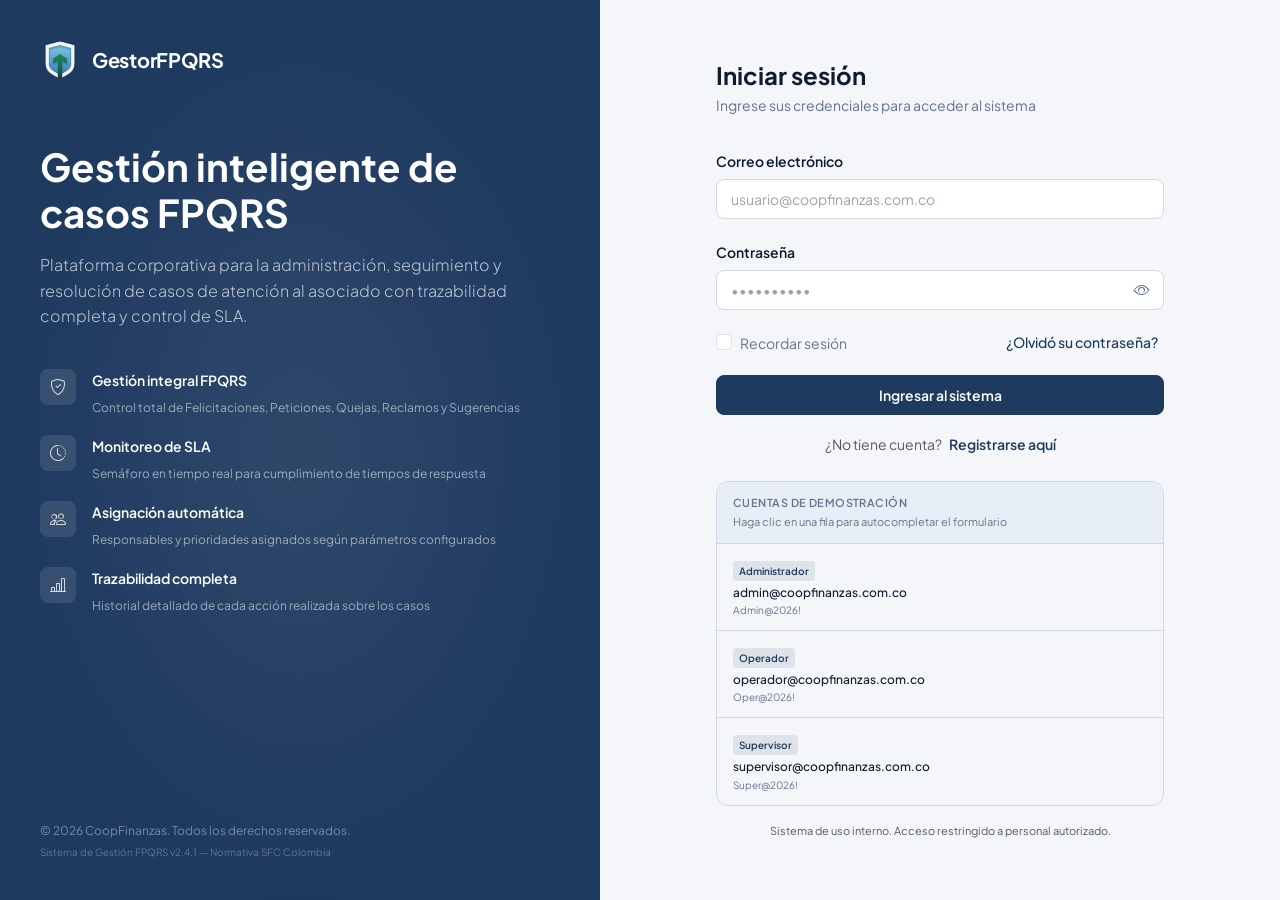
<file: login.html>
<!DOCTYPE html>
<html lang="es">
<head>
  <meta charset="UTF-8">
  <meta name="viewport" content="width=device-width, initial-scale=1.0">
  <meta name="description" content="GestorFPQRS — Sistema de gestión de casos financieros para CoopFinanzas">
  <title>Iniciar sesión — GestorFPQRS</title>

  <!-- Google Fonts: Plus Jakarta Sans -->
  <link rel="preconnect" href="https://fonts.googleapis.com">
  <link rel="preconnect" href="https://fonts.gstatic.com" crossorigin>
  <link href="https://fonts.googleapis.com/css2?family=Plus+Jakarta+Sans:wght@400;500;600;700&display=swap" rel="stylesheet">
  <!-- Bootstrap 5 CSS -->
  <link rel="stylesheet"
    href="https://cdn.jsdelivr.net/npm/bootstrap@5.3.3/dist/css/bootstrap.min.css"
    crossorigin="anonymous">
  <!-- Bootstrap Icons -->
  <link rel="stylesheet"
    href="https://cdn.jsdelivr.net/npm/bootstrap-icons@1.11.3/font/bootstrap-icons.min.css">
  <!-- Estilos personalizados -->
  <link rel="stylesheet" href="css/styles.css">
  <link rel="stylesheet" href="css/responsive.css">

</head>

<body class="login-page">

  <!-- ═══════════════════════════════════════════════
       COLUMNA IZQUIERDA — Branding / Características
  ═══════════════════════════════════════════════ -->
  <div class="login-branding">

    <div>
      <!-- Logo -->
      <div class="brand-logo">
        <img src="assets/images/app-logo.png" alt="Logo">
        <span class="brand-name">GestorFPQRS</span>
      </div>

      <!-- Título principal -->
      <h1>Gestión inteligente de casos FPQRS</h1>
      <p class="lead">
        Plataforma corporativa para la administración, seguimiento y resolución
        de casos de atención al asociado con trazabilidad completa y control de SLA.
      </p>

      <!-- Lista de características -->
      <ul class="feature-list">
        <li>
          <div class="feature-icon"><i class="bi bi-shield-check" aria-hidden="true"></i></div>
          <div class="feature-text">
            <strong>Gestión integral FPQRS</strong>
            <span>Control total de Felicitaciones, Peticiones, Quejas, Reclamos y Sugerencias</span>
          </div>
        </li>
        <li>
          <div class="feature-icon"><i class="bi bi-clock-history" aria-hidden="true"></i></div>
          <div class="feature-text">
            <strong>Monitoreo de SLA</strong>
            <span>Semáforo en tiempo real para cumplimiento de tiempos de respuesta</span>
          </div>
        </li>
        <li>
          <div class="feature-icon"><i class="bi bi-people" aria-hidden="true"></i></div>
          <div class="feature-text">
            <strong>Asignación automática</strong>
            <span>Responsables y prioridades asignados según parámetros configurados</span>
          </div>
        </li>
        <li>
          <div class="feature-icon"><i class="bi bi-bar-chart-line" aria-hidden="true"></i></div>
          <div class="feature-text">
            <strong>Trazabilidad completa</strong>
            <span>Historial detallado de cada acción realizada sobre los casos</span>
          </div>
        </li>
      </ul>
    </div>

    <!-- Footer del branding -->
    <footer>
      <p>© 2026 CoopFinanzas. Todos los derechos reservados.</p>
      <p>Sistema de Gestión FPQRS v2.4.1 — Normativa SFC Colombia</p>
    </footer>
  </div>

  <!-- ═══════════════════════════════════════════════
       COLUMNA DERECHA — Panel de formularios
  ═══════════════════════════════════════════════ -->
  <div class="login-form-panel">

    <!-- ── PANEL LOGIN ── -->
    <div id="panelLogin" class="auth-panel">

      <!-- Mini-logo en móvil (solo se ve cuando el branding está oculto) -->
      <div class="form-brand d-flex d-lg-none">
        <img src="assets/images/app-logo.png" alt="Logo">
        <span>GestorFPQRS</span>
      </div>

      <h2>Iniciar sesión</h2>
      <p class="form-subtitle">Ingrese sus credenciales para acceder al sistema</p>

      <!-- Alerta de error -->
      <div id="loginError" class="alert alert-danger py-2 px-3 small d-none" role="alert">
        <i class="bi bi-exclamation-circle me-1"></i>
        <span></span>
      </div>

      <!-- Formulario de login -->
      <form id="loginForm" novalidate autocomplete="off">

        <!-- Correo -->
        <div class="auth-field">
          <label for="loginEmail" class="form-label">Correo electrónico</label>
          <input type="email" class="form-control"
            id="loginEmail" placeholder="usuario@coopfinanzas.com.co"
            required autocomplete="username">
        </div>

        <!-- Contraseña -->
        <div class="auth-field">
          <label for="loginPassword" class="form-label">Contraseña</label>
          <div class="password-field">
            <input type="password" class="form-control"
              id="loginPassword" placeholder="••••••••••"
              required autocomplete="current-password">
            <button type="button" class="toggle-password-btn" id="togglePasswordLogin"
                    aria-label="Mostrar u ocultar contraseña">
              <i class="bi bi-eye" aria-hidden="true"></i>
            </button>
          </div>
        </div>

        <!-- Recordar sesión + olvidó contraseña -->
        <div class="auth-field d-flex justify-content-between align-items-center">
          <div class="form-check mb-0">
            <input class="form-check-input" type="checkbox" id="rememberMe">
            <label class="form-check-label" for="rememberMe">Recordar sesión</label>
          </div>
          <button type="button" class="forgot-link" id="btnForgotPassword">
            ¿Olvidó su contraseña?
          </button>
        </div>

        <!-- Botón de ingreso -->
        <button type="submit" class="btn btn-primary w-100" id="btnLogin">
          Ingresar al sistema
        </button>

      </form>

      <!-- Enlace al registro -->
      <div class="text-center mt-3">
        <span class="small text-muted">¿No tiene cuenta?</span>
        <a href="#" class="small fw-semibold ms-1" data-switch-tab="panelRegister">
          Registrarse aquí
        </a>
      </div>

      <!-- Cuentas de demostración -->
      <div class="mt-4 demo-accounts-card">
        <div class="dac-header">
          <p class="dac-title">Cuentas de demostración</p>
          <p class="dac-subtitle">Haga clic en una fila para autocompletar el formulario</p>
        </div>
        <div>
          <div class="demo-row" data-email="admin@coopfinanzas.com.co" data-password="Admin@2026!"
               role="button" tabindex="0">
            <div class="dac-info">
              <span class="badge-rol">Administrador</span>
              <p class="dac-email">admin@coopfinanzas.com.co</p>
              <p class="dac-password">Admin@2026!</p>
            </div>
            <button type="button" class="dac-copy" data-copy-email="admin@coopfinanzas.com.co"
                    title="Copiar correo" aria-label="Copiar correo admin@coopfinanzas.com.co">
              <i class="bi bi-clipboard" aria-hidden="true"></i>
            </button>
          </div>
          <div class="demo-row" data-email="operador@coopfinanzas.com.co" data-password="Oper@2026!"
               role="button" tabindex="0">
            <div class="dac-info">
              <span class="badge-rol">Operador</span>
              <p class="dac-email">operador@coopfinanzas.com.co</p>
              <p class="dac-password">Oper@2026!</p>
            </div>
            <button type="button" class="dac-copy" data-copy-email="operador@coopfinanzas.com.co"
                    title="Copiar correo" aria-label="Copiar correo operador@coopfinanzas.com.co">
              <i class="bi bi-clipboard" aria-hidden="true"></i>
            </button>
          </div>
          <div class="demo-row" data-email="supervisor@coopfinanzas.com.co" data-password="Super@2026!"
               role="button" tabindex="0">
            <div class="dac-info">
              <span class="badge-rol">Supervisor</span>
              <p class="dac-email">supervisor@coopfinanzas.com.co</p>
              <p class="dac-password">Super@2026!</p>
            </div>
            <button type="button" class="dac-copy" data-copy-email="supervisor@coopfinanzas.com.co"
                    title="Copiar correo" aria-label="Copiar correo supervisor@coopfinanzas.com.co">
              <i class="bi bi-clipboard" aria-hidden="true"></i>
            </button>
          </div>
        </div>
      </div>

      <p class="small text-center text-muted mt-3 mb-0 text-xxs">
        Sistema de uso interno. Acceso restringido a personal autorizado.
      </p>

    </div><!-- /panelLogin -->

    <!-- ── PANEL REGISTRO ── -->
    <div id="panelRegister" class="auth-panel d-none">

      <div class="form-brand d-flex d-lg-none">
        <img src="assets/images/app-logo.png" alt="Logo">
        <span>GestorFPQRS</span>
      </div>

      <h2>Crear cuenta</h2>
      <p class="form-subtitle">Complete el formulario para registrarse en el sistema</p>

      <!-- Alerta de error -->
      <div id="registerError" class="alert alert-danger py-2 px-3 small d-none" role="alert">
        <i class="bi bi-exclamation-circle me-1"></i>
        <span></span>
      </div>

      <form id="registerForm" novalidate>

        <!-- Nombre -->
        <div class="mb-3">
          <label for="regNombre" class="form-label">Nombre completo *</label>
          <input type="text" class="form-control" id="regNombre"
            placeholder="Ej: Laura Pérez González" required>
        </div>

        <!-- Correo -->
        <div class="mb-3">
          <label for="regEmail" class="form-label">Correo electrónico *</label>
          <input type="email" class="form-control" id="regEmail"
            placeholder="correo@coopfinanzas.com.co" required>
        </div>

        <!-- Rol -->
        <div class="mb-3">
          <label for="regRol" class="form-label">Rol *</label>
          <select class="form-select" id="regRol" required>
            <option value="">Seleccionar rol...</option>
            <option value="Operador">Operador</option>
            <option value="Supervisor">Supervisor</option>
            <option value="Administrador">Administrador</option>
          </select>
        </div>

        <!-- Contraseña -->
        <div class="mb-1">
          <label for="regPassword" class="form-label">Contraseña *</label>
          <div class="password-field">
            <input type="password" class="form-control"
              id="regPassword" placeholder="Mínimo 8 caracteres" required>
            <button type="button" class="toggle-password-btn" id="togglePasswordReg"
                    aria-label="Mostrar u ocultar contraseña">
              <i class="bi bi-eye" aria-hidden="true"></i>
            </button>
          </div>
          <!-- Indicador de fortaleza -->
          <div class="password-strength-bar-bg">
            <div id="passwordStrengthBar"></div>
          </div>
          <small id="passwordStrengthLabel" class="d-block mt-1"></small>
        </div>

        <!-- Confirmar contraseña -->
        <div class="mb-3">
          <label for="regPasswordConfirm" class="form-label">Confirmar contraseña *</label>
          <input type="password" class="form-control" id="regPasswordConfirm"
            placeholder="Repita su contraseña" required>
          <div class="invalid-feedback">Las contraseñas no coinciden.</div>
        </div>

        <!-- Términos -->
        <div class="form-check mb-4">
          <input class="form-check-input" type="checkbox" id="regTerminos" required>
          <label class="form-check-label small" for="regTerminos">
            Acepto los <a href="#" class="fw-semibold">Términos de uso</a> y la
            <a href="#" class="fw-semibold">Política de privacidad</a>
          </label>
        </div>

        <button type="submit" class="btn btn-primary w-100">
          Crear cuenta
        </button>

      </form>

      <div class="text-center mt-3">
        <span class="small text-muted">¿Ya tiene cuenta?</span>
        <a href="#" class="small fw-semibold ms-1" data-switch-tab="panelLogin">
          Iniciar sesión
        </a>
      </div>

    </div><!-- /panelRegister -->

  </div><!-- /login-form-panel -->

  <!-- ═══════════════════════════════════
       SCRIPTS
  ═══════════════════════════════════ -->
  <!-- jQuery 3 -->
  <script src="https://cdn.jsdelivr.net/npm/jquery@3.7.1/dist/jquery.min.js"
    crossorigin="anonymous"></script>
  <!-- Bootstrap 5 Bundle (incluye Popper) -->
  <script src="https://cdn.jsdelivr.net/npm/bootstrap@5.3.3/dist/js/bootstrap.bundle.min.js"
    crossorigin="anonymous"></script>
  <!-- Módulos propios -->
  <script src="js/main.js"></script>
  <script src="js/auth.js"></script>
</body>
</html>
</file>
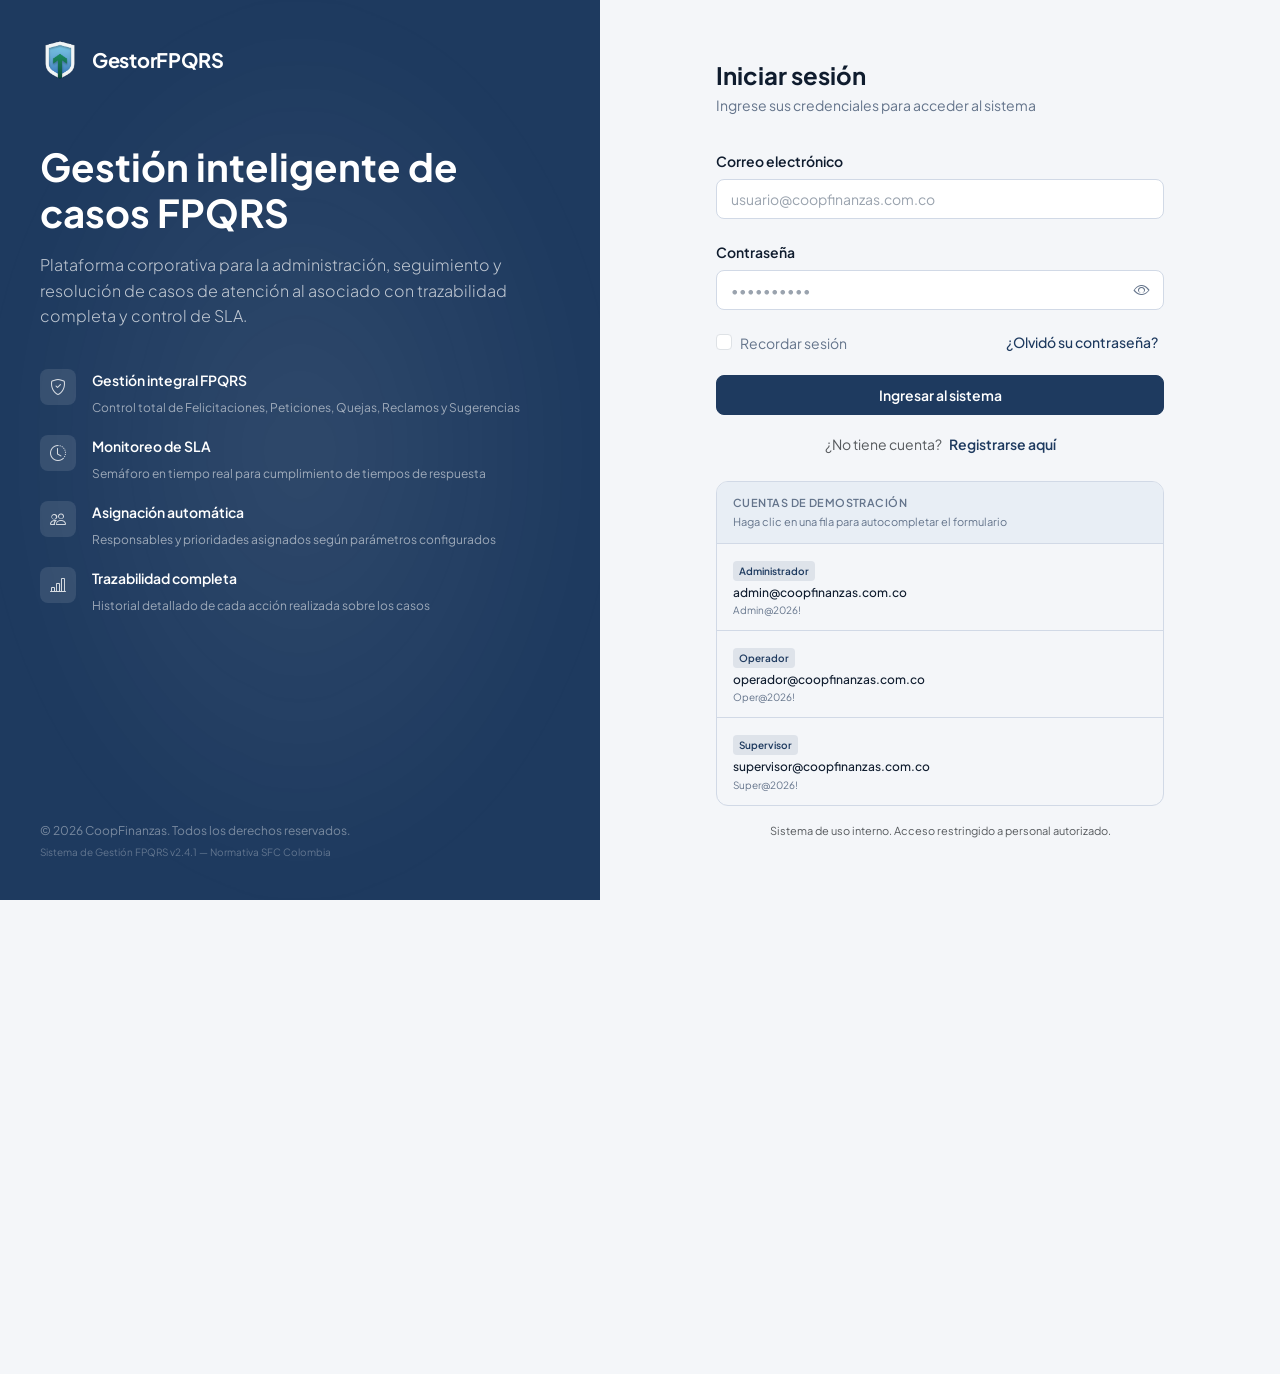
<file: parametrizacion.html>
<!DOCTYPE html>
<html lang="es">
<head>
  <meta charset="UTF-8">
  <meta name="viewport" content="width=device-width, initial-scale=1.0">
  <meta name="description" content="Parametrización — Administración de catálogos — GestorFPQRS">
  <title>Parametrización — GestorFPQRS</title>

  <link rel="preconnect" href="https://fonts.googleapis.com">
  <link rel="preconnect" href="https://fonts.gstatic.com" crossorigin>
  <link href="https://fonts.googleapis.com/css2?family=Plus+Jakarta+Sans:wght@400;500;600;700&display=swap" rel="stylesheet">
  <link rel="stylesheet"
    href="https://cdn.jsdelivr.net/npm/bootstrap@5.3.3/dist/css/bootstrap.min.css"
    crossorigin="anonymous">
  <link rel="stylesheet"
    href="https://cdn.jsdelivr.net/npm/bootstrap-icons@1.11.3/font/bootstrap-icons.min.css">
  <link rel="stylesheet" href="css/styles.css">
  <link rel="stylesheet" href="css/responsive.css">
</head>

<body>
<!-- ═══════════════════════════════════════════════════
     OVERLAY — cierre del sidebar en móvil
═══════════════════════════════════════════════════ -->
<div class="sidebar-overlay" aria-hidden="true"></div>

<!-- ═══════════════════════════════════════════════════
     WRAPPER PRINCIPAL
═══════════════════════════════════════════════════ -->
<div class="app-wrapper">

  <!-- ━━━━━━━━━━━━━━━━━━━━━━━━━━
       SIDEBAR
  ━━━━━━━━━━━━━━━━━━━━━━━━━━ -->
  <aside class="sidebar" id="sidebar" aria-label="Menú de navegación">

    <!-- Logo -->
    <div class="sidebar-brand">
      <div class="brand-icon">
        <img src="assets/images/app-logo.png" alt="Logo">
      </div>
      <span class="brand-name">GestorFPQRS</span>
    </div>

    <button class="sidebar-collapse-btn" aria-label="Colapsar menú">
      <i class="bi bi-chevron-left"></i>
    </button>

    <!-- Operación -->
    <div class="sidebar-section-label">Operación</div>
    <nav class="sidebar-nav">
      <a href="inbox.html" class="nav-link">
        <i class="bi bi-inbox"></i>
        <span>Bandeja de Casos</span>
        <span class="badge-count">5</span>
      </a>
      <a href="case-detail.html" class="nav-link">
        <i class="bi bi-file-text"></i>
        <span>Detalle de Caso</span>
      </a>
      <a href="fpqrs-form.html" class="nav-link">
        <i class="bi bi-plus-circle"></i>
        <span>Registrar FPQRS</span>
      </a>
      <a href="#" class="nav-link">
        <i class="bi bi-person-workspace"></i>
        <span>Crear Caso (Operador)</span>
      </a>
      <a href="#" class="nav-link">
        <i class="bi bi-bar-chart"></i>
        <span>Métricas</span>
      </a>
      <a href="#" class="nav-link">
        <i class="bi bi-graph-up"></i>
        <span>Analítica</span>
      </a>
      <a href="#" class="nav-link">
        <i class="bi bi-download"></i>
        <span>Exportar Casos</span>
      </a>
    </nav>

    <!-- Administración -->
    <div class="sidebar-section-label">Administración</div>
    <nav class="sidebar-nav">
      <a href="#" class="nav-link">
        <i class="bi bi-clock-history"></i>
        <span>Auditoría</span>
      </a>
      <a href="parametrizacion.html" class="nav-link active">
        <i class="bi bi-sliders"></i>
        <span>Parametrización</span>
      </a>
      <a href="#" class="nav-link">
        <i class="bi bi-toggles"></i>
        <span>Parámetros Alt.</span>
      </a>
      <a href="#" class="nav-link">
        <i class="bi bi-diagram-3"></i>
        <span>Modelo Cat. Resp.</span>
      </a>
    </nav>

    <!-- Notificaciones, usuario y logout -->
    <div class="sidebar-footer">
      <button class="sidebar-notif-btn" aria-label="Notificaciones">
        <i class="bi bi-bell"></i>
        <span>Notificaciones</span>
      </button>
      <div class="sidebar-user">
        <div class="avatar topbar-user-avatar">SM</div>
        <div class="user-info">
          <div class="name topbar-user-name">Sofía Martínez</div>
          <div class="role">Administrador</div>
        </div>
      </div>
      <a href="login.html" class="sidebar-logout btn-logout">
        <i class="bi bi-box-arrow-left"></i>
        <span>Cerrar sesión</span>
      </a>
    </div>

  </aside><!-- /sidebar -->

  <!-- ━━━━━━━━━━━━━━━━━━━━━━━━━━
       CONTENIDO PRINCIPAL
  ━━━━━━━━━━━━━━━━━━━━━━━━━━ -->
  <div class="main-content">

    <button class="mobile-menu-btn sidebar-toggle" aria-label="Abrir menú" aria-controls="sidebar">
      <i class="bi bi-list"></i>
    </button>

    <!-- — Layout de Parametrización (sub-sidebar + contenido) — -->
    <div class="param-layout">

      <!-- Sub-sidebar de catálogos -->
      <aside class="param-sidebar">
        <div class="param-sidebar-head">
          <h2>Parametrización</h2>
          <p>Administración de catálogos</p>
        </div>
        <nav class="param-nav">
          <div class="param-nav-group">
            <p class="param-nav-label">Catálogo de Servicios</p>
            <button class="param-nav-link active" data-section="servicios">
              <i class="bi bi-stack"></i>Servicios
            </button>
            <button class="param-nav-link" data-section="categorias">
              <i class="bi bi-folder"></i>Categorías
            </button>
            <button class="param-nav-link" data-section="subcategorias">
              <i class="bi bi-folder2-open"></i>Subcategorías
            </button>
          </div>
          <div class="param-nav-group">
            <p class="param-nav-label">Configuración de Casos</p>
            <button class="param-nav-link" data-section="tipos-caso">
              <i class="bi bi-tag"></i>Tipos de Caso
            </button>
            <button class="param-nav-link" data-section="tipos-id">
              <i class="bi bi-diagram-2"></i>Tipos de Identificación
            </button>
            <button class="param-nav-link" data-section="estados">
              <i class="bi bi-activity"></i>Estados del Caso
            </button>
          </div>
          <div class="param-nav-group">
            <p class="param-nav-label">Prioridades y SLA</p>
            <button class="param-nav-link" data-section="prioridades">
              <i class="bi bi-exclamation-triangle"></i>Prioridades
            </button>
            <button class="param-nav-link" data-section="prioridades-categoria">
              <i class="bi bi-link-45deg"></i>Prioridades por Categoría
            </button>
          </div>
          <div class="param-nav-group">
            <p class="param-nav-label">Causas y Soluciones</p>
            <button class="param-nav-link" data-section="causas">
              <i class="bi bi-question-circle"></i>Tipos de Causa
            </button>
            <button class="param-nav-link" data-section="soluciones">
              <i class="bi bi-lightbulb"></i>Tipos de Solución
            </button>
          </div>
          <div class="param-nav-group">
            <p class="param-nav-label">Personas</p>
            <button class="param-nav-link" data-section="responsables">
              <i class="bi bi-person-check"></i>Responsables
            </button>
            <button class="param-nav-link" data-section="usuarios">
              <i class="bi bi-people"></i>Usuarios del Sistema
            </button>
          </div>
        </nav>
      </aside><!-- /param-sidebar -->

      <!-- Contenido del catálogo seleccionado -->
      <main class="param-main" id="paramMain">

        <div class="param-breadcrumb-wrap">
          <nav class="breadcrumb-fpqrs" aria-label="Ruta de navegación">
            <span>Parametrización</span>
            <span class="sep">/</span>
            <span class="current" id="paramBreadcrumbCurrent">Servicios</span>
          </nav>
          <h1 id="paramSectionTitle">Servicios</h1>
        </div>

        <div id="paramSectionContent">
          <!-- Contenido generado dinámicamente por js/parametrizacion.js -->
        </div>

      </main><!-- /param-main -->

    </div><!-- /param-layout -->

  </div><!-- /main-content -->

</div><!-- /app-wrapper -->

<!-- Scripts -->
<script src="https://cdn.jsdelivr.net/npm/jquery@3.7.1/dist/jquery.min.js"
  crossorigin="anonymous"></script>
<script src="https://cdn.jsdelivr.net/npm/bootstrap@5.3.3/dist/js/bootstrap.bundle.min.js"
  crossorigin="anonymous"></script>
<script src="js/main.js"></script>
<script src="js/parametrizacion.js"></script>
</body>
</html>
</file>
<file: css/styles.css>
/* ============================================================
   GestorFPQRS — Estilos Principales
   Autor: Prueba Técnica - Maquetador Web
   Empresa: Estrategia Segura S.A.S.
   Descripción: Estilos personalizados sobre Bootstrap 5
   ============================================================ */

/* ——————————————————————————————————————
   1. VARIABLES CSS (Design Tokens)
—————————————————————————————————————— */
:root {
  /* Paleta principal */
  --color-primary:        #1e3a5f;   /* Azul corporativo */
  --color-primary-dark:   #14263e;
  --color-primary-light:  #6d7f97;
  --color-primary-rgb:    30, 58, 95;
  --color-secondary:      #e8eef5;
  --color-accent:         #1e3a5f;
  --bs-primary:           #1e3a5f;
  --bs-primary-rgb:       30, 58, 95;

  /* Paleta de estado / semáforo */
  --color-success:        #2e7d32;
  --color-success-light:  #e8f5e9;
  --color-warning:        #e65100;
  --color-warning-light:  #fff3e0;
  --color-danger:         #c62828;
  --color-danger-light:   #ffebee;
  --color-info:           #0277bd;
  --color-info-light:     #e1f5fe;
  --color-closed:         #546e7a;
  --color-closed-light:   #eceff1;

  /* Prioridades */
  --color-critica:        #b71c1c;
  --color-alta:           #e53935;
  --color-normal:         #f57c00;
  --color-baja:           #388e3c;

  /* Tipos de caso */
  --color-felicitacion:   #7b1fa2;
  --color-peticion:       #1565c0;
  --color-queja:          #c62828;
  --color-reclamo:        #e65100;
  --color-sugerencia:     #00695c;

  /* Neutros */
  --color-bg:             #f4f6f9;
  --color-sidebar-bg:     var(--color-primary);
  --color-sidebar-text:   #cfd8dc;
  --color-sidebar-hover:  #1565c0;
  --color-card:           #ffffff;
  --color-border:         #d1d9e6;
  --color-text-main:      #0f1c2e;
  --color-text-muted:     #64748b;
  --color-text-light:     #9aa3ae;

  /* Tipografía */
  --font-main:            'Plus Jakarta Sans', 'Segoe UI', system-ui, -apple-system, sans-serif;
  --font-mono:            'Consolas', 'Courier New', monospace;
  --font-size-xs:         0.75rem;
  --font-size-sm:         0.875rem;
  --font-size-base:       1rem;
  --font-size-lg:         1.125rem;
  --font-size-xl:         1.25rem;

  /* Espaciado y bordes */
  --border-radius-sm:     4px;
  --border-radius:        8px;
  --border-radius-lg:     12px;
  --border-radius-xl:     16px;
  --shadow-sm:            0 1px 3px rgba(0,0,0,0.08);
  --shadow:               0 2px 8px rgba(0,0,0,0.10);
  --shadow-lg:            0 4px 20px rgba(0,0,0,0.13);

  /* Layout */
  --sidebar-width:           240px;
  --sidebar-width-collapsed: 64px;
  --topbar-height:        64px;
  --transition:           all 0.22s ease;
}

/* ——————————————————————————————————————
   2. RESET Y BASE
—————————————————————————————————————— */
*, *::before, *::after { box-sizing: border-box; }

html { scroll-behavior: smooth; }

body {
  font-family: var(--font-main);
  font-size: var(--font-size-base);
  color: var(--color-text-main);
  background-color: var(--color-bg);
  line-height: 1.6;
  -webkit-font-smoothing: antialiased;
}

a { color: var(--color-accent); text-decoration: none; transition: var(--transition); }
a:hover { color: var(--color-primary-dark); }
a:focus-visible,
button:focus-visible,
[role="button"]:focus-visible,
.btn:focus-visible,
.form-control:focus-visible,
.form-select:focus-visible,
.form-check-input:focus-visible {
  outline: 3px solid rgba(30,58,95,0.35);
  outline-offset: 2px;
  box-shadow: none;
}

img { max-width: 100%; height: auto; }

/* Fallback minimo para utilidades criticas de Bootstrap si el CDN no carga */
.d-none { display: none !important; }
.d-flex { display: flex !important; }
.align-items-center { align-items: center !important; }
.align-items-start { align-items: flex-start !important; }
.justify-content-between { justify-content: space-between !important; }
.justify-content-center { justify-content: center !important; }
.flex-wrap { flex-wrap: wrap !important; }
.flex-column { flex-direction: column !important; }
.mx-auto { margin-left: auto !important; margin-right: auto !important; }
.row { display: flex; flex-wrap: wrap; }
.row > * { width: 100%; max-width: 100%; }
.col-6 { flex: 0 0 auto; width: 50%; }
.col-12 { flex: 0 0 auto; width: 100%; }
@media (min-width: 576px) {
  .d-sm-inline { display: inline !important; }
  .flex-sm-row { flex-direction: row !important; }
  .col-sm-4 { flex: 0 0 auto; width: 33.333333%; }
  .col-sm-6 { flex: 0 0 auto; width: 50%; }
  .col-sm-8 { flex: 0 0 auto; width: 66.666667%; }
}
@media (min-width: 768px) {
  .col-md-4 { flex: 0 0 auto; width: 33.333333%; }
  .col-md-8 { flex: 0 0 auto; width: 66.666667%; }
  .col-md-10 { flex: 0 0 auto; width: 83.333333%; }
}
@media (min-width: 992px) {
  .d-lg-none { display: none !important; }
  .mx-lg-0 { margin-left: 0 !important; margin-right: 0 !important; }
  .col-lg-3 { flex: 0 0 auto; width: 25%; }
  .col-lg-4 { flex: 0 0 auto; width: 33.333333%; }
  .col-lg-6 { flex: 0 0 auto; width: 50%; }
  .col-lg-8 { flex: 0 0 auto; width: 66.666667%; }
  .col-lg-9 { flex: 0 0 auto; width: 75%; }
}
@media (min-width: 1200px) {
  .col-xl-5 { flex: 0 0 auto; width: 41.666667%; }
  .col-xl-7 { flex: 0 0 auto; width: 58.333333%; }
  .col-xl-8 { flex: 0 0 auto; width: 66.666667%; }
}

/* Utilidades de presentacion pequenas */
.icon-xl { font-size: 1.6rem; }
.icon-xs { font-size: 0.7rem; }
.text-xxs { font-size: 11px; }
.forgot-link { font-size: 0.78rem; }
.demo-row { cursor: pointer; }
.terms-label { font-size: 0.88rem; }
.modal-instructions { line-height: 1.6; }

/* Animacion de error de login */
@keyframes shake {
  0%, 100% { transform: translateX(0); }
  20%      { transform: translateX(-8px); }
  40%      { transform: translateX(8px); }
  60%      { transform: translateX(-5px); }
  80%      { transform: translateX(5px); }
}
.shake { animation: shake 0.4s ease; }

/* Barra de fortaleza de contrasena */
.password-strength-bar-bg {
  height: 4px;
  background: #e0e4ea;
  border-radius: 2px;
  margin-top: 6px;
  overflow: hidden;
}
#passwordStrengthBar {
  height: 100%;
  width: 0;
  border-radius: 2px;
  transition: width 0.3s, background 0.3s;
}

/* ——————————————————————————————————————
   3. PÁGINA DE LOGIN / REGISTRO
—————————————————————————————————————— */
.login-page {
  min-height: 100vh;
  display: flex;
}

/* Panel izquierdo — branding */
.login-branding {
  display: none;
  width: 520px;
  background: var(--color-primary);
  position: relative;
  overflow: hidden;
  flex-direction: column;
  justify-content: space-between;
  padding: 2.5rem;
  color: #fff;
  flex-shrink: 0;
}
.login-branding::before {
  content: '';
  position: absolute;
  inset: 0;
  background: radial-gradient(ellipse at center, rgba(255,255,255,0.08) 0, transparent 70%);
  filter: blur(40px);
  pointer-events: none;
}
.login-branding > * { position: relative; z-index: 1; }

.login-branding .brand-logo {
  display: flex;
  align-items: center;
  gap: 12px;
  margin-bottom: 4rem;
}
.login-branding .brand-logo img { width: 40px; height: 40px; object-fit: contain; }

.login-branding .brand-name {
  font-size: 1.25rem;
  font-weight: 700;
  letter-spacing: -0.3px;
  color: #fff;
}

.login-branding h1 {
  font-size: clamp(1.75rem, 3vw, 2.5rem);
  font-weight: 700;
  line-height: 1.2;
  margin-bottom: 1rem;
  color: #fff;
}

.login-branding .lead {
  font-size: 1rem;
  line-height: 1.6;
  color: rgba(255,255,255,0.7);
  margin-bottom: 2.5rem;
}

.feature-list { list-style: none; padding: 0; margin: 0; display: flex; flex-direction: column; gap: 1rem; }
.feature-list li { display: flex; align-items: flex-start; gap: 1rem; }
.feature-list .feature-icon {
  width: 36px;
  height: 36px;
  min-width: 36px;
  background: rgba(255,255,255,0.1);
  border-radius: var(--border-radius);
  display: flex;
  align-items: center;
  justify-content: center;
  font-size: 1rem;
  color: rgba(255,255,255,0.8);
}
.feature-list .feature-text strong {
  display: block;
  color: #fff;
  font-weight: 600;
  font-size: var(--font-size-sm);
  margin-bottom: 2px;
}
.feature-list .feature-text span { font-size: 0.75rem; color: rgba(255,255,255,0.55); line-height: 1.5; }

.login-branding footer p { color: rgba(255,255,255,0.4); font-size: 0.75rem; margin: 0; }
.login-branding footer p + p { color: rgba(255,255,255,0.3); font-size: 10px; margin-top: 0.25rem; }

/* Panel derecho — formulario */
.login-form-panel {
  flex: 1;
  min-width: 0;
  display: flex;
  align-items: center;
  justify-content: center;
  padding: 1.5rem;
  background: var(--color-bg);
  overflow-y: auto;
}

.login-form-panel .auth-panel { width: 100%; max-width: 28rem; }
.login-form-panel #loginForm { display: flex; flex-direction: column; gap: 1.25rem; }
.login-form-panel .auth-field { margin: 0; }

.login-form-panel .form-brand {
  display: flex;
  align-items: center;
  gap: 8px;
  margin-bottom: 2rem;
}
.login-form-panel .form-brand img { width: 32px; height: 32px; object-fit: contain; }
.login-form-panel .form-brand span {
  font-weight: 700;
  font-size: 1.125rem;
  color: var(--color-primary);
}

.login-form-panel h2 {
  font-size: 1.5rem;
  font-weight: 700;
  color: var(--color-text-main);
  margin-bottom: 0.25rem;
}
.login-form-panel .form-subtitle {
  color: var(--color-text-muted);
  font-size: var(--font-size-sm);
  margin-bottom: 2rem;
}

/* Inputs estilo referencia */
.login-form-panel .form-control,
.login-form-panel .form-select {
  height: 40px;
  border-radius: var(--border-radius);
  border-color: var(--color-border);
  background: var(--color-card);
  font-size: var(--font-size-sm);
}
.login-form-panel .form-control:focus,
.login-form-panel .form-select:focus {
  border-color: var(--color-primary);
  box-shadow: 0 0 0 3px rgba(var(--color-primary-rgb), 0.2);
}
.login-form-panel label.form-label {
  font-size: var(--font-size-sm);
  font-weight: 600;
  color: var(--color-text-main);
  text-transform: none;
  letter-spacing: normal;
  margin-bottom: 0.4rem;
}
.login-form-panel .password-field { position: relative; }
.login-form-panel .password-field .form-control { padding-right: 2.5rem; }
.login-form-panel .toggle-password-btn {
  position: absolute;
  right: 0.6rem;
  top: 50%;
  transform: translateY(-50%);
  background: none;
  border: none;
  padding: 0.25rem;
  color: var(--color-text-muted);
  line-height: 1;
}
.login-form-panel .toggle-password-btn:hover { color: var(--color-text-main); }
.login-form-panel .form-check-input { accent-color: var(--color-primary); }
.login-form-panel .btn-primary {
  height: 40px;
  border-radius: var(--border-radius);
  font-size: var(--font-size-sm);
  font-weight: 600;
}
.login-form-panel .btn-primary:active { transform: scale(0.99); }

.forgot-link {
  font-size: var(--font-size-sm);
  font-weight: 500;
  color: var(--color-primary);
  background: none;
  border: none;
}
.forgot-link:hover { text-decoration: underline; color: var(--color-primary); }
.login-form-panel .form-check-label {
  color: var(--color-text-muted);
  font-size: var(--font-size-sm);
}

/* Tarjeta de cuentas de demostración */
.demo-accounts-card {
  border: 1px solid var(--color-border);
  border-radius: var(--border-radius-lg);
  overflow: hidden;
}
.demo-accounts-card .dac-header {
  background: var(--color-secondary);
  border-bottom: 1px solid var(--color-border);
  padding: 0.75rem 1rem;
}
.demo-accounts-card .dac-title {
  font-size: 11px;
  font-weight: 600;
  text-transform: uppercase;
  letter-spacing: 0.04em;
  color: var(--color-text-muted);
  margin: 0;
}
.demo-accounts-card .dac-subtitle {
  font-size: 11px;
  color: var(--color-text-muted);
  margin: 2px 0 0;
}
.demo-row {
  display: flex;
  align-items: center;
  gap: 12px;
  padding: 0.75rem 1rem;
  cursor: pointer;
  transition: background-color 0.15s ease;
  border-bottom: 1px solid var(--color-border);
}
.demo-row:last-child { border-bottom: none; }
.demo-row:hover,
.demo-row.demo-row-selected { background: var(--color-bg); }
.demo-row .dac-info { flex: 1; min-width: 0; }
.demo-row .badge-rol {
  display: inline-block;
  font-size: 10px;
  font-weight: 600;
  padding: 2px 6px;
  border-radius: 4px;
  background: rgba(var(--color-primary-rgb), 0.1);
  color: var(--color-primary);
  margin-bottom: 2px;
}
.demo-row .dac-email {
  font-size: var(--font-size-xs);
  font-weight: 500;
  color: var(--color-text-main);
  margin: 0;
  white-space: nowrap;
  overflow: hidden;
  text-overflow: ellipsis;
}
.demo-row .dac-password { font-size: 10px; color: var(--color-text-muted); margin: 0; }
.demo-row .dac-copy {
  opacity: 0;
  background: none;
  border: none;
  padding: 6px;
  border-radius: 4px;
  color: var(--color-text-muted);
  transition: opacity 0.15s ease, background-color 0.15s ease;
}
.demo-row:hover .dac-copy { opacity: 1; }
.demo-row .dac-copy:hover { background: var(--color-border); }

/* ——————————————————————————————————————
   4. LAYOUT PRINCIPAL (SIDEBAR + CONTENT)
—————————————————————————————————————— */
.app-wrapper {
  display: flex;
  min-height: 100vh;
}

/* — Sidebar — */
.sidebar {
  width: var(--sidebar-width);
  min-height: 100vh;
  background: var(--color-sidebar-bg);
  display: flex;
  flex-direction: column;
  position: fixed;
  top: 0;
  left: 0;
  z-index: 1000;
  transition: width 0.2s ease;
  overflow-y: auto;
  overflow-x: hidden;
}

.sidebar-brand {
  display: flex;
  align-items: center;
  gap: 10px;
  padding: 1.1rem 1.25rem;
  border-bottom: 1px solid rgba(255,255,255,0.1);
}
.sidebar-brand .brand-icon {
  width: 32px;
  height: 32px;
  min-width: 32px;
  display: flex;
  align-items: center;
  justify-content: center;
}
.sidebar-brand .brand-icon img { width: 100%; height: 100%; object-fit: contain; }
.sidebar-brand .brand-name {
  font-size: 1rem;
  font-weight: 700;
  color: #fff;
  letter-spacing: -0.3px;
  white-space: nowrap;
}

.sidebar-section-label {
  font-size: 10px;
  font-weight: 600;
  letter-spacing: 1.2px;
  text-transform: uppercase;
  color: rgba(255,255,255,0.4);
  padding: 1rem 1.25rem 0.5rem;
  white-space: nowrap;
}

.sidebar-nav { padding: 0 0.5rem; }

.sidebar-nav .nav-link {
  position: relative;
  display: flex;
  align-items: center;
  gap: 10px;
  padding: 0.6rem 0.75rem;
  border-radius: 8px;
  color: rgba(255,255,255,0.7);
  font-size: var(--font-size-sm);
  font-weight: 500;
  transition: var(--transition);
  margin-bottom: 2px;
  white-space: nowrap;
}
.sidebar-nav .nav-link i { font-size: 1.1rem; min-width: 20px; text-align: center; flex-shrink: 0; }
.sidebar-nav .nav-link:hover {
  background: rgba(255,255,255,0.08);
  color: #fff;
}
.sidebar-nav .nav-link.active {
  background: rgba(255,255,255,0.15);
  color: #fff;
  font-weight: 600;
}
.sidebar-nav .nav-link .badge-count {
  margin-left: auto;
  background: #ef4444;
  color: #fff;
  font-size: 10px;
  min-width: 18px;
  height: 18px;
  padding: 0 5px;
  border-radius: 10px;
  font-weight: 700;
  display: flex;
  align-items: center;
  justify-content: center;
}

.sidebar-footer {
  margin-top: auto;
  padding: 0.75rem;
  border-top: 1px solid rgba(255,255,255,0.1);
}
.sidebar-notif-btn {
  display: flex;
  align-items: center;
  gap: 10px;
  width: 100%;
  background: none;
  border: none;
  padding: 0.6rem 0.75rem;
  border-radius: 8px;
  color: rgba(255,255,255,0.7);
  font-size: var(--font-size-sm);
  font-weight: 500;
  transition: var(--transition);
  white-space: nowrap;
}
.sidebar-notif-btn i { font-size: 1.05rem; min-width: 20px; text-align: center; flex-shrink: 0; }
.sidebar-notif-btn:hover { background: rgba(255,255,255,0.08); color: #fff; }
.sidebar-user {
  display: flex;
  align-items: center;
  gap: 10px;
  padding: 0.6rem 0.75rem;
}
.sidebar-user .avatar {
  width: 28px;
  height: 28px;
  min-width: 28px;
  border-radius: 50%;
  background: rgba(255,255,255,0.2);
  color: #fff;
  display: flex;
  align-items: center;
  justify-content: center;
  font-size: 11px;
  font-weight: 700;
}
.sidebar-user .user-info { min-width: 0; overflow: hidden; }
.sidebar-user .user-info .name {
  font-size: var(--font-size-xs);
  font-weight: 600;
  color: #fff;
  line-height: 1.2;
  white-space: nowrap;
  overflow: hidden;
  text-overflow: ellipsis;
}
.sidebar-user .user-info .role {
  font-size: 10px;
  color: rgba(255,255,255,0.5);
  white-space: nowrap;
  overflow: hidden;
  text-overflow: ellipsis;
}
.sidebar-logout {
  display: flex;
  align-items: center;
  gap: 10px;
  width: 100%;
  padding: 0.5rem 0.75rem;
  border-radius: 8px;
  color: rgba(255,255,255,0.6);
  font-size: var(--font-size-xs);
  transition: var(--transition);
  white-space: nowrap;
}
.sidebar-logout i { min-width: 20px; text-align: center; flex-shrink: 0; }
.sidebar-logout:hover { background: rgba(255,255,255,0.08); color: #fff; }

/* Botón flotante para colapsar/expandir el sidebar */
.sidebar-collapse-btn {
  position: absolute;
  top: 1.4rem;
  right: -12px;
  width: 24px;
  height: 24px;
  background: var(--color-card);
  border: 1px solid var(--color-border);
  border-radius: 50%;
  display: flex;
  align-items: center;
  justify-content: center;
  color: var(--color-text-muted);
  box-shadow: var(--shadow-sm);
  transition: var(--transition);
  z-index: 1001;
}
.sidebar-collapse-btn:hover { box-shadow: var(--shadow); color: var(--color-primary); }
.sidebar-collapse-btn i { font-size: 0.7rem; }

/* — Estado colapsado — */
.sidebar.collapsed { width: var(--sidebar-width-collapsed); overflow: visible; }
.sidebar.collapsed .sidebar-brand { justify-content: center; padding: 1.1rem 0; }
.sidebar.collapsed .brand-name,
.sidebar.collapsed .sidebar-section-label,
.sidebar.collapsed .nav-link span:not(.badge-count),
.sidebar.collapsed .sidebar-notif-btn span,
.sidebar.collapsed .sidebar-user .user-info,
.sidebar.collapsed .sidebar-logout span {
  display: none;
}
.sidebar.collapsed .sidebar-nav .nav-link,
.sidebar.collapsed .sidebar-notif-btn,
.sidebar.collapsed .sidebar-logout {
  justify-content: center;
  padding: 0.6rem;
}
.sidebar.collapsed .sidebar-nav .nav-link .badge-count {
  position: absolute;
  top: 2px;
  right: 10px;
  margin-left: 0;
}
.sidebar.collapsed .sidebar-user { justify-content: center; }
.sidebar.collapsed .sidebar-collapse-btn i { transform: rotate(180deg); }

.app-wrapper.sidebar-collapsed .main-content { margin-left: var(--sidebar-width-collapsed); }

/* — Área de contenido — */
.main-content {
  margin-left: var(--sidebar-width);
  flex: 1;
  min-width: 0;
  display: flex;
  flex-direction: column;
}

/* — Topbar — */
.topbar {
  height: var(--topbar-height);
  background: #fff;
  border-bottom: 1px solid var(--color-border);
  display: flex;
  align-items: center;
  padding: 0 1.5rem;
  position: sticky;
  top: 0;
  z-index: 900;
  gap: 1rem;
}
.topbar .sidebar-toggle {
  display: none;
  background: none;
  border: none;
  font-size: 1.25rem;
  color: var(--color-text-muted);
  padding: 4px 8px;
  cursor: pointer;
  border-radius: 6px;
}
.topbar .sidebar-toggle:hover { background: var(--color-bg); }
.topbar .topbar-title {
  font-size: var(--font-size-lg);
  font-weight: 700;
  color: var(--color-text-main);
  flex: 1;
}
.topbar .topbar-actions {
  display: flex;
  align-items: center;
  gap: 0.75rem;
}
.topbar .notif-btn {
  position: relative;
  background: none;
  border: 1px solid var(--color-border);
  border-radius: 8px;
  width: 38px;
  height: 38px;
  display: flex;
  align-items: center;
  justify-content: center;
  color: var(--color-text-muted);
  cursor: pointer;
  transition: var(--transition);
}
.topbar .notif-btn:hover { background: var(--color-bg); color: var(--color-primary); }
.topbar .notif-btn .notif-dot {
  position: absolute;
  top: 6px;
  right: 6px;
  width: 8px;
  height: 8px;
  background: var(--color-danger);
  border-radius: 50%;
  border: 2px solid #fff;
}
.topbar-user-badge {
  display: flex;
  align-items: center;
  gap: 8px;
  padding: 4px 10px 4px 4px;
  border: 1px solid var(--color-border);
  border-radius: 20px;
  cursor: pointer;
  transition: var(--transition);
}
.topbar-user-badge:hover { background: var(--color-bg); }
.topbar-user-badge .avatar-sm {
  width: 30px;
  height: 30px;
  border-radius: 50%;
  background: var(--color-primary);
  color: #fff;
  display: flex;
  align-items: center;
  justify-content: center;
  font-size: 11px;
  font-weight: 700;
}
.topbar-user-badge .user-name-badge {
  font-size: var(--font-size-sm);
  font-weight: 600;
  color: var(--color-text-main);
}

/* — Page content — */
.page-content {
  padding: 1.5rem 2rem;
  flex: 1;
  width: 100%;
  max-width: 1320px;
  margin-inline: auto;
}
.page-title {
  font-size: 1.5rem;
  font-weight: 700;
  color: var(--color-text-main);
}

/* Botón de menú flotante en móvil (reemplaza al antiguo topbar) */
.mobile-menu-btn {
  display: none;
  position: fixed;
  top: 1rem;
  left: 1rem;
  z-index: 950;
  width: 40px;
  height: 40px;
  background: var(--color-card);
  border: 1px solid var(--color-border);
  border-radius: 50%;
  box-shadow: var(--shadow);
  color: var(--color-text-main);
  font-size: 1.1rem;
  align-items: center;
  justify-content: center;
}

/* ——————————————————————————————————————
   5. TARJETAS DE ESTADÍSTICAS
—————————————————————————————————————— */
.stat-card {
  background: var(--color-card);
  border-radius: var(--border-radius-lg);
  padding: 1rem;
  border: 1px solid var(--color-border);
  box-shadow: var(--shadow-sm);
  transition: var(--transition);
}
.stat-card:hover {
  box-shadow: var(--shadow);
  transform: translateY(-1px);
}
.stat-card .stat-icon-row {
  display: flex;
  align-items: flex-start;
  justify-content: space-between;
  margin-bottom: 0.75rem;
}
.stat-card .stat-icon {
  width: 36px;
  height: 36px;
  min-width: 36px;
  border-radius: 8px;
  display: flex;
  align-items: center;
  justify-content: center;
  font-size: 1.1rem;
}
.stat-card .stat-dot {
  width: 8px;
  height: 8px;
  border-radius: 50%;
  background: var(--color-danger);
}
.stat-card .stat-value {
  font-size: 1.5rem;
  font-weight: 700;
  line-height: 1.1;
  color: var(--color-text-main);
}
.stat-card .stat-label {
  font-size: var(--font-size-xs);
  color: var(--color-text-main);
  font-weight: 600;
  margin-top: 2px;
}
.stat-card .stat-sub {
  font-size: 11px;
  color: var(--color-text-muted);
  margin-top: 2px;
}

.stat-card.stat-active  { border-color: rgba(var(--color-primary-rgb), 0.2); }
.stat-card.stat-active  .stat-icon { background: rgba(var(--color-primary-rgb), 0.08); color: var(--color-primary); }
.stat-card.stat-active  .stat-value { color: var(--color-primary); }

.stat-card.stat-vencido { border-color: #fecaca; box-shadow: 0 0 0 1px #fecaca; }
.stat-card.stat-vencido .stat-icon { background: #fef2f2; color: var(--color-danger); }
.stat-card.stat-vencido .stat-value { color: var(--color-danger); }

.stat-card.stat-proximo { border-color: #fde68a; }
.stat-card.stat-proximo .stat-icon { background: #fffbeb; color: #d97706; }
.stat-card.stat-proximo .stat-value { color: #d97706; }

.stat-card.stat-cerrado { border-color: #bbf7d0; }
.stat-card.stat-cerrado .stat-icon { background: var(--color-success-light); color: var(--color-success); }
.stat-card.stat-cerrado .stat-value { color: var(--color-success); }

/* ——————————————————————————————————————
   6. SECCIÓN DE FILTROS
—————————————————————————————————————— */
.filter-toolbar {
  display: flex;
  align-items: center;
  gap: 0.75rem;
  padding: 1rem 1.25rem;
  border-bottom: 1px solid var(--color-border);
}
.filter-search {
  position: relative;
  flex: 1;
}
.filter-search i {
  position: absolute;
  left: 0.75rem;
  top: 50%;
  transform: translateY(-50%);
  color: var(--color-text-muted);
  font-size: 0.85rem;
}
.filter-search input {
  width: 100%;
  height: 36px;
  padding: 0 0.75rem 0 2rem;
  border-radius: var(--border-radius);
  border: 1px solid var(--color-border);
  background: var(--color-card);
  font-size: var(--font-size-sm);
  color: var(--color-text-main);
  outline: none;
}
.filter-search input:focus {
  border-color: var(--color-primary);
  box-shadow: 0 0 0 3px rgba(var(--color-primary-rgb), 0.12);
}
.filter-toggle-btn {
  display: flex;
  align-items: center;
  gap: 0.5rem;
  padding: 0.5rem 0.75rem;
  border-radius: var(--border-radius);
  border: 1px solid var(--color-border);
  background: var(--color-card);
  font-size: var(--font-size-sm);
  font-weight: 500;
  color: var(--color-text-muted);
  transition: var(--transition);
  white-space: nowrap;
}
.filter-toggle-btn:hover { color: var(--color-text-main); }
.filter-toggle-btn.active {
  border-color: var(--color-primary);
  color: var(--color-primary);
  background: rgba(var(--color-primary-rgb), 0.06);
}

.filter-body {
  background: #fafbfc;
  border-bottom: 1px solid var(--color-border);
  padding: 1rem 1.25rem;
}

/* ——————————————————————————————————————
   7. TABLA DE CASOS
—————————————————————————————————————— */
.cases-table-wrapper {
  background: var(--color-card);
  border-radius: var(--border-radius-lg);
  border: 1px solid var(--color-border);
  box-shadow: var(--shadow-sm);
  overflow: hidden;
}

.cases-table {
  margin: 0;
  font-size: var(--font-size-xs);
  white-space: nowrap;
}
.cases-table thead th {
  background: #f8fafc;
  color: var(--color-text-muted);
  font-size: 10px;
  font-weight: 700;
  letter-spacing: 0.8px;
  text-transform: uppercase;
  padding: 0.75rem 0.875rem;
  border-bottom: 2px solid var(--color-border);
  white-space: nowrap;
}
.cases-table tbody tr {
  transition: background 0.15s;
  cursor: pointer;
}
.cases-table tbody tr:hover { background: var(--color-bg); }
.cases-table tbody td {
  padding: 0.7rem 0.875rem;
  vertical-align: middle;
  border-bottom: 1px solid #f0f3f7;
  color: var(--color-text-main);
}

.action-view-btn {
  display: inline-flex;
  align-items: center;
  justify-content: center;
  width: 28px;
  height: 28px;
  border-radius: var(--border-radius);
  color: var(--color-text-muted);
  font-size: 0.9rem;
  transition: var(--transition);
}
.action-view-btn:hover {
  background: rgba(var(--color-primary-rgb), 0.1);
  color: var(--color-primary);
}

.radicado-code {
  font-family: var(--font-mono);
  font-size: 11px;
  font-weight: 600;
  color: var(--color-primary);
}

/* Badges de tipo */
.badge-tipo {
  font-size: 10px;
  font-weight: 700;
  padding: 3px 8px;
  border-radius: 4px;
  text-transform: uppercase;
  letter-spacing: 0.3px;
}
.badge-neutral      { background: #f1f5f9; color: var(--color-text-muted); text-transform: none; }
.badge-felicitacion { background: #ecfdf5; color: #047857; }
.badge-peticion     { background: #e3f2fd; color: var(--color-peticion); }
.badge-queja        { background: var(--color-danger-light); color: var(--color-danger); }
.badge-reclamo      { background: var(--color-warning-light); color: var(--color-warning); }
.badge-sugerencia   { background: #e0f2f1; color: var(--color-sugerencia); }

/* Badges de estado */
.badge-estado {
  font-size: 10px;
  font-weight: 600;
  padding: 3px 8px;
  border-radius: 10px;
}
.estado-radicado     { background: #e3f2fd; color: #1565c0; }
.estado-en-gestion   { background: #fff3e0; color: #e65100; }
.estado-pendiente    { background: #fffde7; color: #f9a825; }
.estado-cerrado      { background: var(--color-closed-light); color: var(--color-closed); }
.estado-anulado      { background: var(--color-closed-light); color: var(--color-closed); }

/* Badges de prioridad */
.badge-prioridad {
  font-size: 10px;
  font-weight: 700;
  padding: 2px 7px;
  border-radius: 4px;
}
.prioridad-critica { background: var(--color-danger-light); color: var(--color-critica); }
.prioridad-alta    { background: #fff3e0; color: #e65100; }
.prioridad-normal  { background: #e3f2fd; color: #1565c0; }
.prioridad-baja    { background: var(--color-success-light); color: var(--color-success); }

/* Semáforo */
.semaforo {
  display: inline-flex;
  align-items: center;
  gap: 5px;
  font-size: 10px;
  font-weight: 600;
  padding: 3px 8px;
  border-radius: 10px;
}
.semaforo-dot {
  width: 7px;
  height: 7px;
  border-radius: 50%;
  display: inline-block;
}
.semaforo-vencido   { background: var(--color-danger-light);  color: var(--color-danger); }
.semaforo-vencido   .semaforo-dot { background: var(--color-danger); }
.semaforo-proximo   { background: #fff8e1; color: #f57f17; }
.semaforo-proximo   .semaforo-dot { background: #f57f17; }
.semaforo-en-tiempo { background: var(--color-success-light); color: var(--color-success); }
.semaforo-en-tiempo .semaforo-dot { background: var(--color-success); }
.semaforo-cerrado   { background: var(--color-closed-light);  color: var(--color-closed); }
.semaforo-cerrado   .semaforo-dot { background: var(--color-closed); }

/* Paginación */
.table-footer {
  display: flex;
  align-items: center;
  justify-content: space-between;
  padding: 0.875rem 1.25rem;
  border-top: 1px solid var(--color-border);
  background: #fafbfc;
  font-size: var(--font-size-xs);
  flex-wrap: wrap;
  gap: 0.75rem;
}
.table-footer .per-page-select {
  display: flex;
  align-items: center;
  gap: 8px;
  color: var(--color-text-muted);
}
.table-footer select {
  border: 1px solid var(--color-border);
  border-radius: 6px;
  padding: 3px 8px;
  font-size: var(--font-size-xs);
  color: var(--color-text-main);
}

/* Paginador estilo píldora */
#tablePagination {
  display: flex;
  align-items: center;
  gap: 4px;
}
#tablePagination .page-item .page-link {
  display: flex;
  align-items: center;
  justify-content: center;
  min-width: 30px;
  height: 30px;
  padding: 0 6px;
  border: none;
  border-radius: 50%;
  background: transparent;
  color: var(--color-text-muted);
  font-size: var(--font-size-xs);
  font-weight: 500;
  box-shadow: none;
}
#tablePagination .page-item:first-child .page-link,
#tablePagination .page-item:last-child .page-link {
  background: var(--color-bg);
  color: var(--color-text-muted);
}
#tablePagination .page-item .page-link:hover {
  background: var(--color-bg);
  color: var(--color-text-main);
}
#tablePagination .page-item.active .page-link {
  background: var(--color-primary);
  color: #fff;
}
#tablePagination .page-item.disabled .page-link {
  color: #c7ccd4;
  background: var(--color-bg);
  opacity: 0.6;
}

/* ——————————————————————————————————————
   8. PÁGINA DE DETALLE DE CASO
—————————————————————————————————————— */
.case-detail-header {
  background: var(--color-card);
  border: 1px solid var(--color-border);
  border-radius: var(--border-radius-lg);
  padding: 1.25rem 1.5rem;
  margin-bottom: 1.25rem;
  box-shadow: var(--shadow-sm);
}
.case-detail-header .case-id {
  font-family: var(--font-mono);
  font-size: 1.35rem;
  font-weight: 800;
  color: var(--color-primary);
}
.case-detail-header .case-meta {
  font-size: var(--font-size-xs);
  color: var(--color-text-muted);
  margin-top: 4px;
}

.alert-sla-vencido {
  background: var(--color-danger-light);
  border: 1px solid #ef9a9a;
  border-left: 4px solid var(--color-danger);
  border-radius: var(--border-radius);
  padding: 0.875rem 1.25rem;
  margin-bottom: 1.25rem;
  color: var(--color-danger);
  font-size: var(--font-size-sm);
}

.info-card {
  background: var(--color-card);
  border: 1px solid var(--color-border);
  border-radius: var(--border-radius-lg);
  padding: 1.25rem 1.5rem;
  margin-bottom: 1.25rem;
  box-shadow: var(--shadow-sm);
}
.info-card h6 {
  font-size: var(--font-size-base);
  font-weight: 700;
  color: var(--color-text-main);
  margin-bottom: 1rem;
  padding-bottom: 0.6rem;
  border-bottom: 1px solid var(--color-border);
}

.info-field { margin-bottom: 0.75rem; }
.info-field .field-label {
  font-size: 11px;
  font-weight: 700;
  color: var(--color-text-muted);
  text-transform: uppercase;
  letter-spacing: 0.5px;
  margin-bottom: 2px;
}
.info-field .field-value {
  font-size: var(--font-size-sm);
  color: var(--color-text-main);
  font-weight: 500;
}
.info-field .field-value-danger { color: var(--color-danger); font-weight: 600; }
.info-field .field-sub {
  font-size: 11px;
  color: var(--color-text-muted);
  margin-top: 1px;
}

/* Tabs del caso */
.case-tabs .nav-tabs {
  border-bottom: 2px solid var(--color-border);
  margin-bottom: 0;
}
.case-tabs .nav-tabs .nav-link {
  font-size: var(--font-size-sm);
  font-weight: 600;
  color: var(--color-text-muted);
  border: none;
  padding: 0.75rem 1.25rem;
  border-bottom: 2px solid transparent;
  margin-bottom: -2px;
  border-radius: 0;
  transition: var(--transition);
}
.case-tabs .nav-tabs .nav-link:hover { color: var(--color-primary); background: none; }
.case-tabs .nav-tabs .nav-link.active {
  color: var(--color-primary);
  border-bottom-color: var(--color-primary);
  background: none;
}
.case-tabs .nav-tabs .nav-link .tab-count {
  display: inline-flex;
  align-items: center;
  justify-content: center;
  width: 18px;
  height: 18px;
  background: var(--color-primary-light);
  color: #fff;
  border-radius: 50%;
  font-size: 10px;
  margin-left: 5px;
}
.tab-content-area {
  padding: 1.25rem;
  background: #fafbfc;
  border: 1px solid var(--color-border);
  border-top: none;
  border-radius: 0 0 var(--border-radius-lg) var(--border-radius-lg);
  min-height: 200px;
}

/* Historial timeline */
.timeline { position: relative; padding-left: 1.5rem; }
.timeline::before {
  content: '';
  position: absolute;
  left: 7px;
  top: 0;
  bottom: 0;
  width: 2px;
  background: var(--color-border);
}
.timeline-item {
  position: relative;
  margin-bottom: 1rem;
  padding-left: 1rem;
}
.timeline-item::before {
  content: '';
  position: absolute;
  left: -1.1rem;
  top: 5px;
  width: 10px;
  height: 10px;
  background: var(--color-primary);
  border-radius: 50%;
  border: 2px solid #fff;
  box-shadow: 0 0 0 2px var(--color-primary-light);
}
.timeline-item .time-label {
  font-size: 10px;
  color: var(--color-text-light);
  font-family: var(--font-mono);
}
.timeline-item .time-action {
  font-size: var(--font-size-xs);
  font-weight: 600;
  color: var(--color-text-main);
}
.timeline-item .time-detail {
  font-size: 11px;
  color: var(--color-text-muted);
}
.timeline-item .time-user {
  font-size: 10px;
  color: var(--color-primary-light);
  font-weight: 600;
}

/* Comentario */
.comment-item {
  background: #fff;
  border: 1px solid var(--color-border);
  border-radius: var(--border-radius);
  padding: 0.875rem 1rem;
  margin-bottom: 0.75rem;
}
.comment-item .comment-header {
  display: flex;
  align-items: center;
  justify-content: space-between;
  margin-bottom: 0.4rem;
}
.comment-item .comment-author {
  font-size: var(--font-size-xs);
  font-weight: 700;
  color: var(--color-primary);
}
.comment-item .comment-date {
  font-size: 10px;
  color: var(--color-text-light);
  font-family: var(--font-mono);
}
.comment-item .comment-text {
  font-size: var(--font-size-sm);
  color: var(--color-text-main);
}
.comment-item .comment-notif {
  font-size: 10px;
  color: var(--color-success);
  font-weight: 600;
  margin-top: 4px;
}

/* Adjuntos */
.attachment-item {
  display: flex;
  align-items: center;
  gap: 12px;
  background: #fff;
  border: 1px solid var(--color-border);
  border-radius: var(--border-radius);
  padding: 0.75rem 1rem;
  margin-bottom: 0.5rem;
  transition: var(--transition);
}
.attachment-item:hover { background: #f0f7ff; border-color: var(--color-primary-light); }
.attachment-item .attach-icon {
  width: 36px;
  height: 36px;
  background: var(--color-info-light);
  border-radius: 8px;
  display: flex;
  align-items: center;
  justify-content: center;
  color: var(--color-info);
  font-size: 1rem;
}
.attachment-item .attach-name {
  font-size: var(--font-size-xs);
  font-weight: 600;
  color: var(--color-text-main);
}
.attachment-item .attach-size {
  font-size: 10px;
  color: var(--color-text-light);
}

/* Panel de acciones (derecha) */
.action-panel {
  background: var(--color-card);
  border: 1px solid var(--color-border);
  border-radius: var(--border-radius-lg);
  padding: 1.25rem;
  margin-bottom: 1rem;
  box-shadow: var(--shadow-sm);
}
.action-panel h6 {
  display: flex;
  align-items: center;
  font-size: var(--font-size-sm);
  font-weight: 700;
  color: var(--color-text-main);
  margin-bottom: 0.5rem;
}

/* Etiqueta simple (Estado actual / Acciones finales): sin ícono, mayúsculas, muted */
.action-panel .panel-label {
  font-size: 11px;
  font-weight: 700;
  text-transform: uppercase;
  letter-spacing: 0.6px;
  color: var(--color-text-muted);
  margin-bottom: 0.875rem;
}

/* Variantes de color por tipo de acción */
.action-panel.theme-warning h6,
.action-panel.theme-warning .panel-desc { color: #b45309; }
.action-panel.theme-info h6,
.action-panel.theme-info .panel-desc { color: var(--color-primary); }
.action-panel .panel-desc {
  font-size: var(--font-size-xs);
  color: var(--color-text-muted);
  margin-bottom: 0.75rem;
}

/* Select que muestra el valor actual como opción seleccionada */
.select-display-warning {
  background: #fffbeb;
  border-color: #fde68a;
  color: #b45309;
  font-weight: 600;
}
.select-display-info {
  border-color: var(--color-border);
  color: var(--color-text-main);
  font-weight: 600;
}

/* Lista de definición — Estado actual */
.status-list { display: flex; flex-direction: column; }
.status-list .status-row {
  display: flex;
  align-items: center;
  justify-content: space-between;
  padding: 0.5rem 0;
  border-bottom: 1px solid var(--color-border);
  font-size: var(--font-size-sm);
}
.status-list .status-row:last-child { border-bottom: none; padding-bottom: 0; }
.status-list .status-row .status-label { color: var(--color-text-muted); }
.status-list .status-row .status-value { font-weight: 600; color: var(--color-text-main); }

/* Botón "Anular caso" — relleno suave, sin borde */
.btn-anular-soft {
  background: var(--color-danger-light);
  color: var(--color-danger);
  border: none;
}
.btn-anular-soft:hover { background: #fecaca; color: var(--color-danger); }

/* ——————————————————————————————————————
   9. FORMULARIO FPQRS
—————————————————————————————————————— */
.form-page-wrapper {
  background: linear-gradient(135deg, #f4f6f9 0%, #e8eef7 100%);
  min-height: 100vh;
  padding: 0;
}

.form-topbar {
  background: var(--color-primary);
  padding: 0.875rem 1.5rem;
  display: flex;
  align-items: center;
  justify-content: space-between;
}
.form-topbar .form-brand {
  display: flex;
  align-items: center;
  gap: 10px;
  color: #fff;
  font-weight: 700;
  font-size: 1rem;
}
.form-topbar .service-badge {
  background: rgba(255,255,255,0.15);
  color: rgba(255,255,255,0.9);
  border-radius: 20px;
  padding: 3px 12px;
  font-size: var(--font-size-xs);
  font-weight: 600;
}

.form-hero {
  background: var(--color-primary);
  padding: 2rem 1.5rem;
  text-align: center;
  color: #fff;
}
.form-hero h1 { font-size: 1.5rem; font-weight: 800; margin-bottom: 0.5rem; }
.form-hero p  { font-size: var(--font-size-sm); opacity: 0.85; margin: 0; }

.form-info-banner {
  background: #e3f2fd;
  border: 1px solid #90caf9;
  border-radius: var(--border-radius);
  padding: 0.875rem 1.25rem;
  margin-bottom: 1.5rem;
  font-size: var(--font-size-sm);
  color: #1565c0;
  display: flex;
  gap: 10px;
}

.form-section {
  background: var(--color-card);
  border-radius: var(--border-radius-lg);
  border: 1px solid var(--color-border);
  padding: 1.5rem;
  margin-bottom: 1.5rem;
  box-shadow: var(--shadow-sm);
}
.form-section-header {
  margin-bottom: 1.25rem;
  padding-bottom: 0.875rem;
  border-bottom: 1px solid var(--color-border);
}
.form-section-header h5 {
  font-size: 1rem;
  font-weight: 700;
  color: var(--color-text-main);
  margin: 0 0 2px;
}
.form-section-header p {
  font-size: var(--font-size-xs);
  color: var(--color-text-muted);
  margin: 0;
}

.fpqrs-type-grid {
  display: grid;
  grid-template-columns: repeat(auto-fit, minmax(140px, 1fr));
  gap: 0.75rem;
  margin-bottom: 1.25rem;
}
.fpqrs-type-option { display: none; }
.fpqrs-type-label {
  display: flex;
  flex-direction: column;
  align-items: center;
  gap: 8px;
  padding: 0.875rem 0.75rem;
  border: 2px solid var(--color-border);
  border-radius: var(--border-radius);
  cursor: pointer;
  transition: var(--transition);
  text-align: center;
  background: #fff;
}
.fpqrs-type-label:hover { border-color: var(--color-primary-light); background: #f0f7ff; }
.fpqrs-type-option:checked + .fpqrs-type-label {
  border-color: var(--color-primary);
  background: #e8f0fe;
  color: var(--color-primary);
}
.fpqrs-type-label .type-icon {
  width: 40px;
  height: 40px;
  border-radius: 10px;
  display: flex;
  align-items: center;
  justify-content: center;
  font-size: 1.25rem;
}
.fpqrs-type-label .type-name {
  font-size: var(--font-size-xs);
  font-weight: 700;
  color: var(--color-text-main);
}
.fpqrs-type-label .type-desc {
  font-size: 10px;
  color: var(--color-text-muted);
  line-height: 1.3;
}

/* Zona de drag & drop */
.dropzone {
  border: 2px dashed var(--color-border);
  border-radius: var(--border-radius-lg);
  padding: 2rem;
  text-align: center;
  cursor: pointer;
  transition: var(--transition);
  background: #fafbfc;
}
.dropzone:hover, .dropzone.drag-over {
  border-color: var(--color-primary-light);
  background: #f0f7ff;
}
.dropzone .dz-icon { font-size: 2rem; color: var(--color-text-light); margin-bottom: 0.5rem; }
.dropzone .dz-text { font-size: var(--font-size-sm); color: var(--color-text-muted); }
.dropzone .dz-hint { font-size: var(--font-size-xs); color: var(--color-text-light); margin-top: 4px; }

.files-preview { margin-top: 0.875rem; }
.file-preview-item {
  display: flex;
  align-items: center;
  gap: 10px;
  padding: 0.5rem 0.875rem;
  background: #f0f7ff;
  border: 1px solid #bbd8f5;
  border-radius: var(--border-radius);
  margin-bottom: 0.5rem;
  font-size: var(--font-size-xs);
}
.file-preview-item .fi-name { flex: 1; font-weight: 600; color: var(--color-primary); }
.file-preview-item .fi-size { color: var(--color-text-muted); }
.file-preview-item .fi-remove {
  background: none;
  border: none;
  color: var(--color-danger);
  cursor: pointer;
  padding: 2px 4px;
  font-size: 0.875rem;
}

.form-footer-actions {
  background: var(--color-card);
  border: 1px solid var(--color-border);
  border-radius: var(--border-radius-lg);
  padding: 1.5rem;
  box-shadow: var(--shadow-sm);
  text-align: center;
}
.form-footer-actions p {
  font-size: var(--font-size-sm);
  color: var(--color-text-muted);
  margin-bottom: 1rem;
}

.form-page-footer {
  background: var(--color-primary-dark);
  color: rgba(255,255,255,0.6);
  text-align: center;
  padding: 1rem;
  font-size: var(--font-size-xs);
  margin-top: 2rem;
}

/* ——————————————————————————————————————
   10. MODAL DE CONFIRMACIÓN / ÉXITO
—————————————————————————————————————— */
.modal-success-icon {
  width: 72px;
  height: 72px;
  background: var(--color-success-light);
  border-radius: 50%;
  display: flex;
  align-items: center;
  justify-content: center;
  font-size: 2rem;
  color: var(--color-success);
  margin: 0 auto 1rem;
}
.modal-radicado {
  font-family: var(--font-mono);
  font-size: 1.25rem;
  font-weight: 700;
  color: var(--color-primary);
  background: #e8f0fe;
  border-radius: var(--border-radius);
  padding: 0.5rem 1.25rem;
  display: inline-block;
  margin: 0.5rem 0;
  letter-spacing: 1px;
}

/* ——————————————————————————————————————
   11. COMPONENTES COMUNES
—————————————————————————————————————— */
/* Botones personalizados */
.btn-primary-fpqrs {
  background: var(--color-primary);
  color: #fff;
  border: none;
  padding: 0.6rem 1.5rem;
  border-radius: var(--border-radius);
  font-weight: 600;
  font-size: var(--font-size-sm);
  transition: var(--transition);
  cursor: pointer;
}
.btn-primary-fpqrs:hover {
  background: var(--color-primary-dark);
  color: #fff;
  box-shadow: 0 4px 12px rgba(30,58,95,0.3);
  transform: translateY(-1px);
}

.btn-outline-fpqrs {
  background: transparent;
  color: var(--color-primary);
  border: 1.5px solid var(--color-primary);
  padding: 0.55rem 1.25rem;
  border-radius: var(--border-radius);
  font-weight: 600;
  font-size: var(--font-size-sm);
  transition: var(--transition);
  cursor: pointer;
}
.btn-outline-fpqrs:hover {
  background: var(--color-primary);
  color: #fff;
}

.btn-primary {
  --bs-btn-bg: var(--color-primary);
  --bs-btn-border-color: var(--color-primary);
  --bs-btn-hover-bg: var(--color-primary-dark);
  --bs-btn-hover-border-color: var(--color-primary-dark);
  --bs-btn-active-bg: var(--color-primary-dark);
  --bs-btn-active-border-color: var(--color-primary-dark);
  --bs-btn-disabled-bg: var(--color-primary);
  --bs-btn-disabled-border-color: var(--color-primary);
}

.btn-outline-primary {
  --bs-btn-color: var(--color-primary-dark);
  --bs-btn-border-color: var(--color-primary);
  --bs-btn-hover-bg: var(--color-primary);
  --bs-btn-hover-border-color: var(--color-primary);
  --bs-btn-active-bg: var(--color-primary-dark);
  --bs-btn-active-border-color: var(--color-primary-dark);
}

.text-primary {
  color: var(--color-primary-dark) !important;
}

.spinner-border.text-primary {
  color: var(--color-primary) !important;
}

/* Breadcrumb */
.breadcrumb-fpqrs {
  display: flex;
  align-items: center;
  gap: 6px;
  font-size: var(--font-size-xs);
  color: var(--color-text-muted);
  margin-bottom: 1rem;
}
.breadcrumb-fpqrs a { color: var(--color-primary); font-weight: 600; }
.breadcrumb-fpqrs .sep { color: var(--color-text-light); }
.breadcrumb-fpqrs .current { color: var(--color-text-main); font-weight: 600; }

/* Form controls */
.form-label {
  font-size: var(--font-size-xs);
  font-weight: 700;
  color: var(--color-text-muted);
  text-transform: uppercase;
  letter-spacing: 0.5px;
  margin-bottom: 4px;
}
.form-control, .form-select {
  border: 1.5px solid var(--color-border);
  border-radius: var(--border-radius);
  font-size: var(--font-size-sm);
  padding: 0.5rem 0.875rem;
  transition: var(--transition);
  color: var(--color-text-main);
}
.form-control:focus, .form-select:focus {
  border-color: var(--color-primary);
  box-shadow: 0 0 0 3px rgba(30,58,95,0.14);
  outline: none;
}
.form-control::placeholder { color: var(--color-text-light); }

/* Toast */
.toast-fpqrs {
  position: fixed;
  bottom: 1.5rem;
  right: 1.5rem;
  z-index: 9999;
  min-width: 280px;
  max-width: 360px;
  background: var(--color-text-main);
  color: #fff;
  border-radius: var(--border-radius-lg);
  padding: 1rem 1.25rem;
  box-shadow: var(--shadow-lg);
  display: flex;
  align-items: center;
  gap: 12px;
  font-size: var(--font-size-sm);
  animation: slideInRight 0.3s ease;
}
.toast-fpqrs .toast-icon {
  font-size: 1.1rem;
  font-weight: 700;
}
.toast-fpqrs.toast-success { background: var(--color-success); }
.toast-fpqrs.toast-error   { background: var(--color-danger); }
.toast-fpqrs.toast-warning { background: var(--color-warning); }

@keyframes slideInRight {
  from { transform: translateX(120%); opacity: 0; }
  to   { transform: translateX(0);    opacity: 1; }
}

/* Spinner de carga */
.loading-overlay {
  position: fixed;
  inset: 0;
  background: rgba(255,255,255,0.7);
  display: flex;
  align-items: center;
  justify-content: center;
  z-index: 9998;
  backdrop-filter: blur(3px);
}
.loading-overlay.d-none {
  display: none !important;
}

/* Empty state */
.empty-state {
  text-align: center;
  padding: 3rem 1.5rem;
  color: var(--color-text-muted);
}
.empty-state i { font-size: 3rem; opacity: 0.3; display: block; margin-bottom: 0.75rem; }
.empty-state p { font-size: var(--font-size-sm); margin: 0; }

/* Overlay cuando el sidebar está abierto en móvil */
.sidebar-overlay {
  display: none;
  position: fixed;
  inset: 0;
  background: rgba(0,0,0,0.45);
  z-index: 999;
}

/* ——————————————————————————————————————
   12. PARAMETRIZACIÓN (catálogos administrativos)
—————————————————————————————————————— */
.param-layout {
  flex: 1;
  display: flex;
  min-height: 0;
  overflow: hidden;
}

/* Sub-sidebar de catálogos */
.param-sidebar {
  width: 240px;
  min-width: 240px;
  background: var(--color-card);
  border-right: 1px solid var(--color-border);
  display: flex;
  flex-direction: column;
  overflow-y: auto;
}
.param-sidebar-head {
  padding: 1rem 1.25rem;
  border-bottom: 1px solid var(--color-border);
}
.param-sidebar-head h2 {
  font-size: var(--font-size-sm);
  font-weight: 700;
  color: var(--color-text-main);
  margin: 0;
}
.param-sidebar-head p {
  font-size: 11px;
  color: var(--color-text-muted);
  margin: 2px 0 0;
}
.param-nav { flex: 1; padding: 0.75rem 0; }
.param-nav-group { margin-bottom: 1rem; }
.param-nav-label {
  font-size: 10px;
  font-weight: 600;
  text-transform: uppercase;
  letter-spacing: 0.08em;
  color: var(--color-text-muted);
  padding: 0 1.25rem;
  margin: 0 0 0.4rem;
}
.param-nav-link {
  display: flex;
  align-items: center;
  gap: 0.65rem;
  width: 100%;
  text-align: left;
  background: none;
  border: none;
  border-right: 2px solid transparent;
  padding: 0.5rem 1.25rem;
  font-size: var(--font-size-sm);
  color: var(--color-text-muted);
  transition: var(--transition);
}
.param-nav-link i { font-size: 0.95rem; width: 18px; text-align: center; }
.param-nav-link:hover {
  background: var(--color-bg);
  color: var(--color-text-main);
}
.param-nav-link.active {
  background: rgba(var(--color-primary-rgb), 0.08);
  color: var(--color-primary);
  font-weight: 600;
  border-right-color: var(--color-primary);
}

/* Área de contenido */
.param-main {
  flex: 1;
  overflow-y: auto;
  padding: 1.5rem 2rem;
}
.param-breadcrumb-wrap { margin-bottom: 1.5rem; }
.param-breadcrumb-wrap .breadcrumb-fpqrs { margin-bottom: 0.25rem; }
.param-breadcrumb-wrap h1 {
  font-size: 1.5rem;
  font-weight: 700;
  color: var(--color-text-main);
  margin: 0;
}

/* Tarjeta principal del catálogo */
.param-card {
  background: var(--color-card);
  border: 1px solid var(--color-border);
  border-radius: var(--border-radius-lg);
  box-shadow: var(--shadow-sm);
}
.param-card-header {
  padding: 1rem 1.5rem;
  border-bottom: 1px solid var(--color-border);
  display: flex;
  align-items: center;
  justify-content: space-between;
  gap: 0.75rem;
  flex-wrap: wrap;
}
.param-card-header h3 {
  font-size: 1rem;
  font-weight: 700;
  color: var(--color-text-main);
  margin: 0;
}
.param-card-header p {
  font-size: var(--font-size-xs);
  color: var(--color-text-muted);
  margin: 2px 0 0;
}

/* Barra de búsqueda y filtros */
.param-toolbar {
  padding: 0.75rem 1.5rem;
  border-bottom: 1px solid var(--color-border);
  background: rgba(237,240,244,0.4);
  display: flex;
  align-items: center;
  justify-content: space-between;
  gap: 0.75rem;
  flex-wrap: wrap;
}
.param-search { position: relative; }
.param-search i {
  position: absolute;
  left: 0.7rem;
  top: 50%;
  transform: translateY(-50%);
  font-size: 0.8rem;
  color: var(--color-text-muted);
}
.param-search input {
  height: 32px;
  width: 256px;
  padding: 0 0.75rem 0 1.9rem;
  border: 1px solid var(--color-border);
  border-radius: var(--border-radius);
  background: var(--color-card);
  font-size: var(--font-size-sm);
  outline: none;
}
.param-search input:focus {
  border-color: var(--color-primary);
  box-shadow: 0 0 0 3px rgba(var(--color-primary-rgb), 0.15);
}
.param-filter-pills { display: flex; align-items: center; gap: 0.25rem; }
.param-pill {
  padding: 0.2rem 0.7rem;
  border-radius: var(--border-radius);
  font-size: var(--font-size-xs);
  font-weight: 500;
  background: var(--color-card);
  border: 1px solid var(--color-border);
  color: var(--color-text-muted);
  transition: var(--transition);
}
.param-pill:hover { color: var(--color-text-main); border-color: rgba(var(--color-primary-rgb), 0.4); }
.param-pill.active {
  background: var(--color-primary);
  border-color: var(--color-primary);
  color: #fff;
}

/* Tabla del catálogo */
.param-table { width: 100%; margin: 0; }
.param-table thead tr {
  background: rgba(237,240,244,0.5);
  border-bottom: 1px solid var(--color-border);
}
.param-table th {
  padding: 0.7rem 1rem;
  text-align: left;
  font-size: 11px;
  font-weight: 600;
  text-transform: uppercase;
  letter-spacing: 0.04em;
  color: var(--color-text-muted);
  white-space: nowrap;
}
.param-table th.text-end { text-align: right; }
.param-table td {
  padding: 0.7rem 1rem;
  font-size: var(--font-size-sm);
  color: var(--color-text-main);
  border-bottom: 1px solid var(--color-border);
  vertical-align: middle;
}
.param-table tbody tr:last-child td { border-bottom: none; }
.param-table tbody tr:nth-child(even) { background: rgba(237,240,244,0.3); }
.param-table tbody tr:hover { background: var(--color-bg); }

.param-status-pill {
  display: inline-flex;
  align-items: center;
  font-size: var(--font-size-xs);
  font-weight: 500;
  padding: 2px 9px;
  border-radius: 999px;
}
.param-status-pill.activo   { background: var(--color-success-light); color: var(--color-success); }
.param-status-pill.inactivo { background: var(--color-closed-light);  color: var(--color-closed); }

.param-row-actions { display: flex; align-items: center; justify-content: flex-end; gap: 2px; }
.param-action-btn {
  background: none;
  border: none;
  padding: 0.35rem;
  border-radius: var(--border-radius);
  color: var(--color-text-muted);
  transition: var(--transition);
}
.param-action-btn i { font-size: 0.85rem; }
.param-action-btn.edit:hover   { background: rgba(var(--color-primary-rgb), 0.1); color: var(--color-primary); }
.param-action-btn.toggle:hover { background: var(--color-danger-light); color: var(--color-danger); }

.param-card-footer {
  padding: 0.75rem 1.5rem;
  border-top: 1px solid var(--color-border);
  background: rgba(237,240,244,0.5);
  display: flex;
  align-items: center;
  justify-content: space-between;
  flex-wrap: wrap;
  gap: 0.5rem;
  font-size: var(--font-size-xs);
  color: var(--color-text-muted);
}
.param-card-footer strong { color: var(--color-text-main); font-weight: 600; }

.param-empty-section {
  text-align: center;
  padding: 3rem 1.5rem;
  color: var(--color-text-muted);
  background: var(--color-card);
  border: 1px solid var(--color-border);
  border-radius: var(--border-radius-lg);
}
.param-empty-section i { font-size: 2.5rem; opacity: 0.3; display: block; margin-bottom: 0.75rem; }
</file>
<file: css/responsive.css>
/* ============================================================
   GestorFPQRS — Estilos Responsive
   Breakpoints: xs(<576) sm(≥576) md(≥768) lg(≥992) xl(≥1200)
   ============================================================ */

/* ——————————————————————————————————————
   TABLET (max 991px)
—————————————————————————————————————— */
@media (max-width: 991.98px) {

  /* Sidebar se oculta y se convierte en drawer */
  .sidebar {
    transform: translateX(-100%);
    box-shadow: none;
  }
  .sidebar.sidebar-open {
    transform: translateX(0);
    box-shadow: 4px 0 30px rgba(0,0,0,0.25);
  }
  .sidebar-overlay.visible { display: block; }

  /* El contenido ocupa todo el ancho */
  .main-content { margin-left: 0; }
  .app-wrapper.sidebar-collapsed .main-content { margin-left: 0; }

  /* El colapsar sólo aplica en escritorio; en móvil el sidebar es un drawer completo */
  .sidebar-collapse-btn { display: none; }

  /* Botón de menú flotante (sustituye al antiguo topbar) */
  .mobile-menu-btn { display: flex; }
  .page-content { padding-top: 4.5rem; }
  .param-main { padding-top: 4.5rem; }

  /* Estadísticas: 2 columnas */
  .stats-row .col { flex: 0 0 50%; max-width: 50%; }

  /* Tabla: scroll horizontal */
  .cases-table-wrapper { overflow-x: auto; }
  .cases-table { min-width: 900px; }

  /* Detalle caso: columnas apiladas */
  .case-detail-cols .col-left  { order: 1; }
  .case-detail-cols .col-right { order: 2; }

  /* Formulario */
  .fpqrs-type-grid { grid-template-columns: repeat(3, 1fr); }

  /* Page content */
  .page-content { padding: 1rem; }

  /* Parametrización: sub-sidebar pasa a barra horizontal de scroll */
  .param-layout { flex-direction: column; overflow: visible; }
  .param-sidebar {
    width: 100%;
    min-width: 0;
    flex-direction: row;
    overflow-x: auto;
    overflow-y: visible;
    border-right: none;
    border-bottom: 1px solid var(--color-border);
  }
  .param-sidebar-head { display: none; }
  .param-nav { display: flex; padding: 0.5rem; }
  .param-nav-group { display: flex; align-items: center; margin-bottom: 0; margin-right: 0.5rem; }
  .param-nav-label { display: none; }
  .param-nav-link {
    width: auto;
    white-space: nowrap;
    border-right: none;
    border-bottom: 2px solid transparent;
    border-radius: var(--border-radius);
  }
  .param-nav-link.active { border-right-color: transparent; border-bottom-color: var(--color-primary); }
  .param-main { padding: 1rem; }
}

/* ——————————————————————————————————————
   MÓVIL GRANDE (max 767px)
—————————————————————————————————————— */
@media (max-width: 767.98px) {

  /* Variables ajustadas */
  :root { --topbar-height: 56px; }

  /* Topbar */
  .topbar { height: var(--topbar-height); }
  .topbar .topbar-title { font-size: 0.9rem; }
  .topbar-user-badge .user-name-badge { display: none; }

  /* Estadísticas: 1 columna en móvil pequeño, 2 en móvil grande */
  .stats-row .col {
    flex: 0 0 50%;
    max-width: 50%;
  }
  .stat-card { padding: 0.875rem 1rem; gap: 0.75rem; }
  .stat-card .stat-icon { width: 42px; height: 42px; min-width: 42px; }
  .stat-card .stat-value { font-size: 1.4rem; }

  /* Cabecera de la bandeja */
  .inbox-header { flex-direction: column; align-items: flex-start; gap: 0.75rem; }
  .inbox-header .header-actions { width: 100%; }
  .inbox-header .header-actions .btn { font-size: var(--font-size-xs); }

  /* Tabla */
  .cases-table-wrapper { border-radius: var(--border-radius); }
  .table-footer { font-size: 10px; }
  .table-footer .per-page-label { display: none; }

  /* Detalle caso */
  .case-detail-header { padding: 1rem; }
  .case-detail-header .case-id { font-size: 1rem; }
  .case-detail-header .header-actions { flex-wrap: wrap; gap: 0.5rem; }

  /* Formulario */
  .form-hero h1 { font-size: 1.25rem; }
  .fpqrs-type-grid { grid-template-columns: repeat(2, 1fr); }
  .form-section { padding: 1rem; }

  /* Page content */
  .page-content { padding: 0.75rem; }

  /* Info card en detalle */
  .info-card { padding: 1rem; }

  /* Action panel en detalle */
  .action-panel { padding: 1rem; }

  /* Modal */
  .modal-radicado { font-size: 1rem; }
}

/* ——————————————————————————————————————
   MÓVIL PEQUEÑO (max 575px)
—————————————————————————————————————— */
@media (max-width: 575.98px) {

  /* Estadísticas: 1 columna completa */
  .stats-row .col {
    flex: 0 0 100%;
    max-width: 100%;
  }

  /* FPQRS type grid: 1 columna */
  .fpqrs-type-grid { grid-template-columns: repeat(2, 1fr); }

  /* Formulario header */
  .form-topbar { padding: 0.75rem 1rem; }
  .form-topbar .form-topbar-title { display: none; }

  /* Ocultar texto de botones secundarios */
  .btn-text-hide-xs { display: none; }

  /* Paginación compacta */
  .pagination .page-link { padding: 0.3rem 0.6rem; font-size: var(--font-size-xs); }
  .pagination .page-item.d-none-xs { display: none !important; }

  /* Toast */
  .toast-fpqrs { right: 0.75rem; left: 0.75rem; min-width: auto; }

  /* Tabs del caso */
  .case-tabs .nav-tabs .nav-link { padding: 0.6rem 0.75rem; font-size: 11px; }
}

/* ——————————————————————————————————————
   ESCRITORIO GRANDE (min 1400px)
—————————————————————————————————————— */
@media (min-width: 1400px) {

  /* Contenido más espacioso */
  .page-content { padding: 2rem; }

  /* Stats en 4 columnas uniformes */
  .stats-row .col { flex: 0 0 25%; max-width: 25%; }
}

/* ——————————————————————————————————————
   PANTALLAS MEDIANAS (992 - 1199px)
—————————————————————————————————————— */
@media (min-width: 992px) and (max-width: 1199.98px) {
  :root { --sidebar-width: 230px; }

  .sidebar-nav .nav-link span { font-size: 12px; }
  .sidebar-brand .brand-name { font-size: 0.9rem; }
}

/* Login: panel de branding más ancho en pantallas grandes */
@media (min-width: 1280px) {
  .login-branding { width: 600px; }
}

/* ——————————————————————————————————————
   UTILIDADES RESPONSIVE ADICIONALES
—————————————————————————————————————— */

/* Forzar scroll horizontal en tablas en todos los tamaños */
.table-responsive-fpqrs {
  overflow-x: auto;
  -webkit-overflow-scrolling: touch;
}

/* Ocultar columnas menos importantes en tablet */
@media (max-width: 991.98px) {
  .col-hide-tablet {
    display: none !important;
  }
}

/* Ocultar columnas menos importantes en móvil */
@media (max-width: 767.98px) {
  .col-hide-mobile {
    display: none !important;
  }
}

/* Stack de botones en móvil */
@media (max-width: 575.98px) {
  .btn-stack-mobile {
    display: flex;
    flex-direction: column;
    gap: 0.5rem;
    width: 100%;
  }
  .btn-stack-mobile .btn { width: 100%; }
}

/* Grid de acción responsive */
@media (max-width: 767.98px) {
  .action-grid-mobile {
    display: grid;
    grid-template-columns: 1fr 1fr;
    gap: 0.5rem;
  }
}

/* Texto truncado con ellipsis para celdas de tabla */
.text-truncate-cell {
  max-width: 140px;
  overflow: hidden;
  text-overflow: ellipsis;
  white-space: nowrap;
}
@media (max-width: 991.98px) {
  .text-truncate-cell { max-width: 100px; }
}
@media (max-width: 767.98px) {
  .text-truncate-cell { max-width: 80px; }
}

/* Login: el panel de branding solo se muestra en escritorio (≥992px) */
@media (min-width: 992px) {
  .login-branding { display: flex; }
}

/* Print: ocultar sidebar y topbar */
@media print {
  .sidebar, .topbar, .action-panel { display: none !important; }
  .main-content { margin-left: 0 !important; }
  .page-content { padding: 0 !important; }
  .cases-table-wrapper { box-shadow: none; border: 1px solid #ccc; }
}
</file>
<file: css/public-form.css>
/* ============================================================
   Formulario publico FPQRS
   Estilos especificos de fpqrs-form.html
   ============================================================ */

/* Topbar publica */
.public-topbar {
  background: var(--color-primary);
  padding: 1.85rem 0;
  position: sticky;
  top: 0;
  z-index: 100;
  box-shadow: 0 2px 8px rgba(0,0,0,0.15);
}
.public-topbar .container {
  display: flex;
  align-items: center;
  justify-content: space-between;
  gap: 1rem;
}
.public-topbar .brand {
  display: flex;
  align-items: center;
  gap: 0.75rem;
  text-decoration: none;
  min-width: 0;
}
.public-topbar .brand-icon {
  width: 38px;
  height: 38px;
  display: flex;
  align-items: center;
  justify-content: center;
  background: rgba(255,255,255,0.12);
  border-radius: 8px;
}
.public-topbar .brand-icon img {
  width: 70%;
  height: 70%;
  object-fit: contain;
}
.public-topbar .brand-name {
  font-size: 1rem;
  font-weight: 700;
  color: #fff;
  line-height: 1.2;
}
.public-topbar .brand-sub {
  font-size: 0.75rem;
  color: rgba(255,255,255,0.7);
  display: block;
}
.service-status {
  display: flex;
  align-items: center;
  gap: 0.4rem;
  font-size: 0.8rem;
  color: rgba(255,255,255,0.85);
  white-space: nowrap;
}
.service-status .status-dot {
  width: 7px;
  height: 7px;
  border-radius: 50%;
  background: var(--color-success);
  display: inline-block;
}

/* Encabezado de página */
.fpqrs-page-header {
  padding: 1.4rem 0 1.1rem;
}
.container {
  width: min(100% - 2rem, 880px);
  margin-inline: auto;
}
.fpqrs-page-header h1 {
  font-size: 1.3rem;
  font-weight: 700;
  color: var(--color-text-main);
  margin-bottom: 0.3rem;
}
.fpqrs-page-header p {
  font-size: 0.82rem;
  color: var(--color-text-muted);
  margin: 0;
  max-width: 650px;
}

/* Banner informativo */
.info-banner {
  background: var(--color-info-light);
  border: 1px solid #bfdbfe;
  border-radius: 8px;
  padding: 0.6rem 0.85rem;
  margin-top: 0.9rem;
  font-size: 0.78rem;
  color: var(--color-info);
  display: flex;
  align-items: flex-start;
  gap: 0.5rem;
}
.info-banner strong { display: block; margin-bottom: 1px; font-size: 0.8rem; color: var(--color-info); }
.info-banner p { color: var(--color-info); opacity: 0.9; margin: 0; }
.info-banner i {
  font-size: 0.85rem;
  color: var(--color-info);
  flex-shrink: 0;
  margin-top: 2px;
}

/* Contenedor principal */
.fpqrs-body {
  background: #f4f6fb;
  padding: 2rem 0 3rem;
}

/* Secciones */
.form-section {
  background: #fff;
  border-radius: 10px;
  border: 1px solid #e3e8f0;
  overflow: hidden;
  margin-bottom: 1.5rem;
  box-shadow: 0 2px 8px rgba(30,58,95,0.08);
}
.form-section-header {
  color: var(--color-text-main);
  padding: 1.25rem 1.5rem 1rem;
  display: flex;
  align-items: flex-start;
  gap: 0.65rem;
  border-bottom: 1px solid var(--color-border);
}
.form-section-header i {
  font-size: 1.1rem;
  color: var(--color-text-main);
  margin-top: 2px;
}
.form-section-header h5 {
  font-size: 1.05rem;
  font-weight: 700;
  color: var(--color-text-main);
  margin: 0;
}
.form-section-header p {
  font-size: 0.82rem;
  color: var(--color-text-muted);
  font-weight: 400;
  margin: 2px 0 0;
}
.form-section-header-plain { padding-left: 1.5rem; }
.form-section-body {
  padding: 1.5rem;
}
.form-section-body .form-label {
  text-transform: none;
  font-size: var(--font-size-sm);
  font-weight: 600;
  color: var(--color-text-main);
  letter-spacing: normal;
}

/* Texto de ayuda bajo la etiqueta, antes del campo */
.form-field-helper {
  font-size: 0.78rem;
  color: var(--color-text-muted);
  margin: -2px 0 6px;
}

/* Barra de envío */
.submit-bar {
  display: flex;
  align-items: center;
  justify-content: space-between;
  gap: 1rem;
  flex-wrap: wrap;
}
.submit-bar > div { flex: 1 1 auto; min-width: 0; }
.submit-bar .btn-radicar { flex-shrink: 0; }
.submit-bar-title {
  font-weight: 700;
  color: var(--color-text-main);
  margin: 0;
}
.submit-bar-sub {
  font-size: 0.82rem;
  color: var(--color-text-muted);
  margin: 0;
}

/* Dropzone */
.dropzone {
  border: 2px dashed #b0bec5;
  border-radius: 10px;
  padding: 1.75rem 1rem;
  text-align: center;
  cursor: pointer;
  transition: all 0.2s ease;
  background: #fafcff;
}
.dropzone:hover,
.dropzone.drag-over,
.dropzone:focus-visible {
  border-color: var(--color-primary);
  background: #e8f0fe;
  outline: none;
}
.dropzone:focus-visible {
  box-shadow: 0 0 0 3px rgba(30,58,95,0.18);
}
.dropzone .dz-icon {
  font-size: 2rem;
  color: var(--color-text-light);
  margin-bottom: 0.5rem;
}
.dropzone .dz-text {
  font-size: 0.85rem;
  color: var(--color-text-muted);
}
.dropzone .dz-hint {
  font-size: 0.75rem;
  color: var(--color-text-light);
  margin-top: 4px;
}

/* Lista de archivos */
.file-preview-item {
  display: flex;
  align-items: center;
  gap: 0.6rem;
  padding: 0.5rem 0.75rem;
  background: #f4f6fb;
  border-radius: 6px;
  margin-bottom: 0.4rem;
  font-size: 0.82rem;
}
.file-preview-item .fi-name {
  flex: 1;
  font-weight: 600;
  color: var(--color-primary-dark);
}
.file-preview-item .fi-size {
  color: var(--color-text-muted);
}
.file-preview-item .fi-remove {
  background: none;
  border: none;
  cursor: pointer;
  color: #dc3545;
  font-size: 1rem;
  padding: 0;
  line-height: 1;
}
.file-preview-item .fi-remove:hover {
  color: #a71d2a;
}

/* Boton principal */
.btn-radicar {
  background: var(--color-primary);
  border: none;
  color: #fff;
  padding: 0.65rem 1.75rem;
  font-size: 0.9rem;
  font-weight: 600;
  border-radius: var(--border-radius);
  transition: var(--transition);
  white-space: nowrap;
}
.btn-radicar:hover:not(:disabled) {
  background: var(--color-primary-dark);
  color: #fff;
}
.btn-radicar:disabled {
  background: var(--color-primary);
  border-color: var(--color-primary);
  color: #fff;
  opacity: 0.5;
  cursor: not-allowed;
}

.terms-label {
  font-size: 0.88rem;
}

.invalid-feedback:not(:empty) {
  display: block;
}

.terms-check {
  padding: 0.85rem 1rem 0.85rem calc(1.5em + 1rem);
  border-radius: var(--border-radius);
  border: 1px solid transparent;
  transition: var(--transition);
}
.terms-check.is-invalid {
  background: var(--color-danger-light);
  border-color: #f5b5b5;
}
.terms-check.is-invalid ~ .invalid-feedback {
  color: var(--color-danger);
}

/* Modal de exito */
.modal-success-icon {
  width: 72px;
  height: 72px;
  border-radius: 50%;
  background: linear-gradient(135deg, #4caf50, #2e7d32);
  color: #fff;
  font-size: 2rem;
  display: flex;
  align-items: center;
  justify-content: center;
  margin: 0 auto 1rem;
  box-shadow: 0 4px 16px rgba(46,125,50,0.3);
}
.radicado-display {
  background: #e8f0fe;
  border: 2px solid var(--color-primary);
  border-radius: 8px;
  padding: 0.75rem 1.25rem;
  font-size: 1.3rem;
  font-weight: 800;
  color: var(--color-primary-dark);
  letter-spacing: 0.05em;
  font-family: var(--font-mono);
}
.modal-instructions {
  line-height: 1.6;
}

.toast-container-fpqrs {
  z-index: 9999;
}

/* Footer publico */
.public-footer {
  background: #fff;
  border-top: 1px solid var(--color-border);
  color: var(--color-text-muted);
  padding: 1rem 0;
  font-size: 0.8rem;
}
.public-footer .container {
  display: flex;
  align-items: center;
  justify-content: space-between;
  flex-wrap: wrap;
  gap: 0.5rem;
}
.public-footer a {
  color: var(--color-text-main);
  font-weight: 700;
  text-decoration: none;
}
.public-footer a:hover {
  color: var(--color-primary);
}

@media (max-width: 576px) {
  .public-topbar {
    padding: 0.75rem 0;
  }
  .form-section-body {
    padding: 1rem;
  }
  .submit-bar {
    flex-direction: column;
    align-items: stretch;
  }
  .btn-radicar {
    width: 100%;
  }
}
</file>
